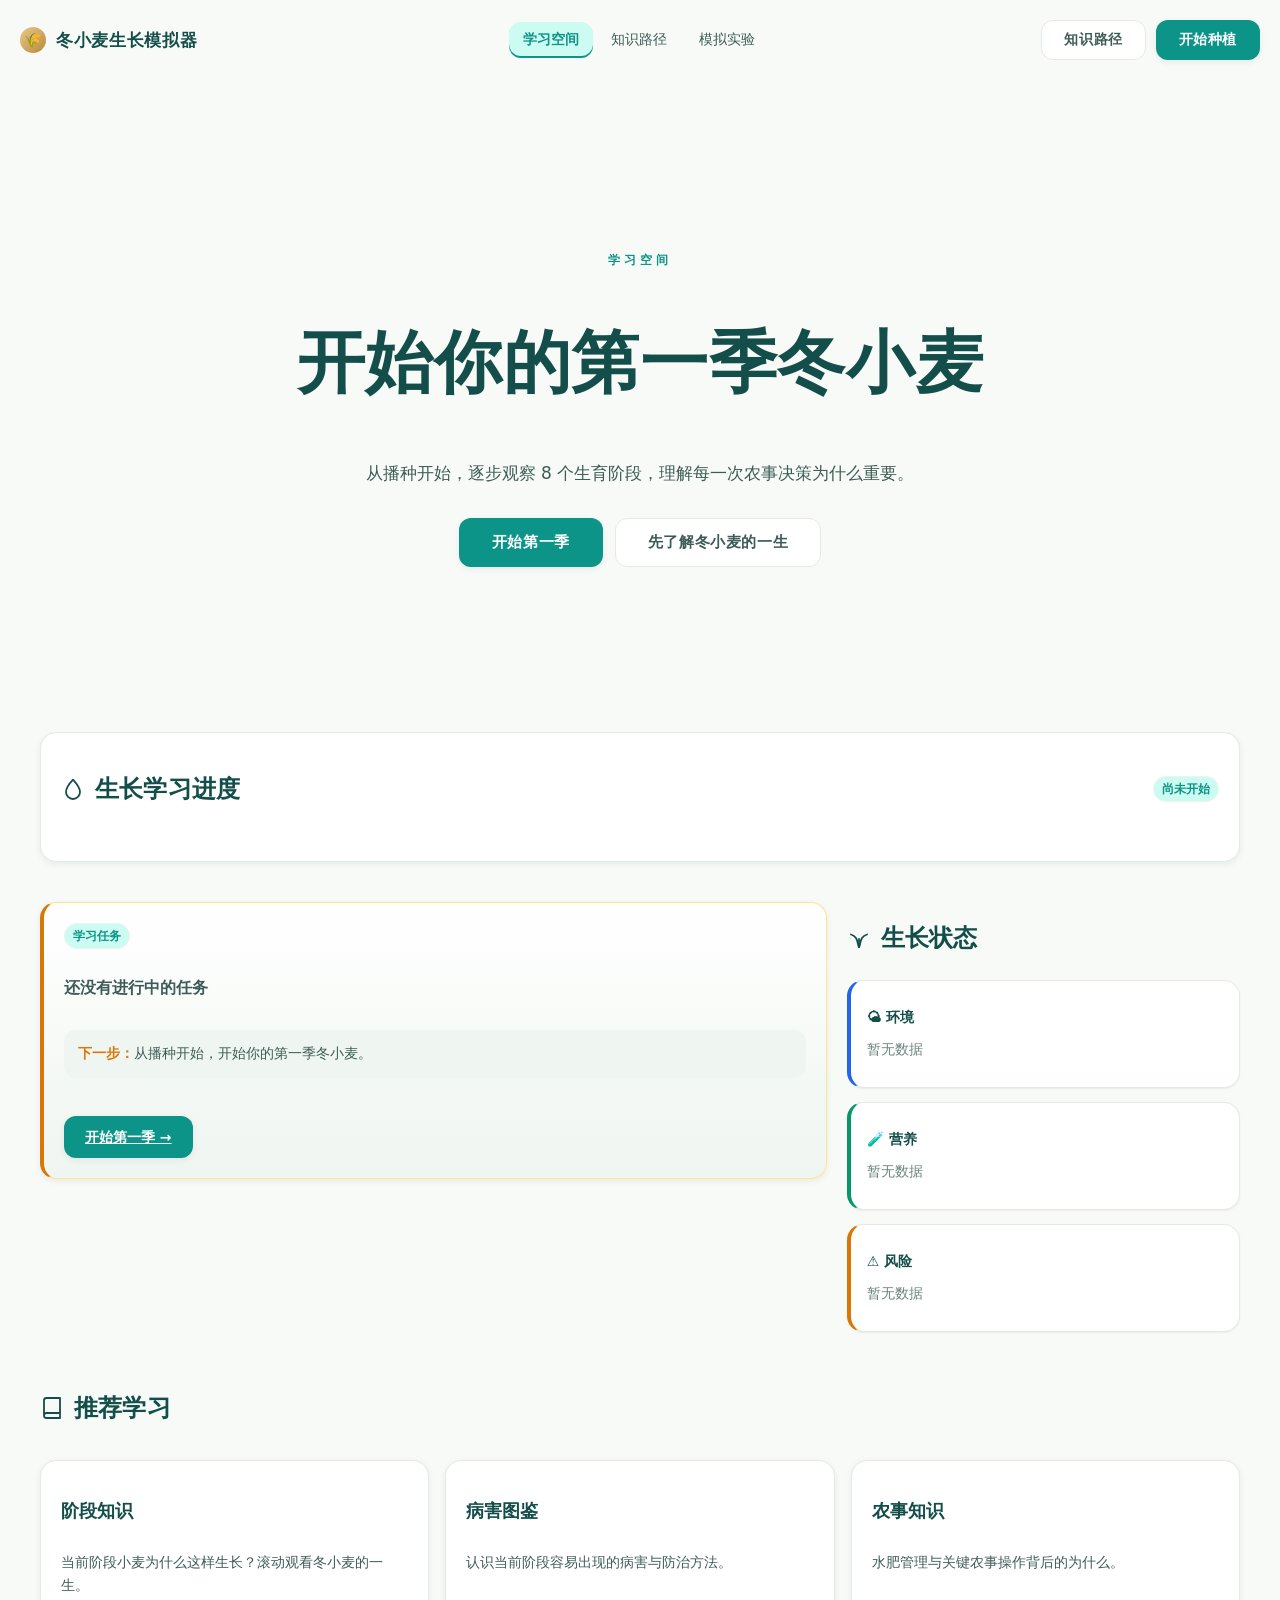
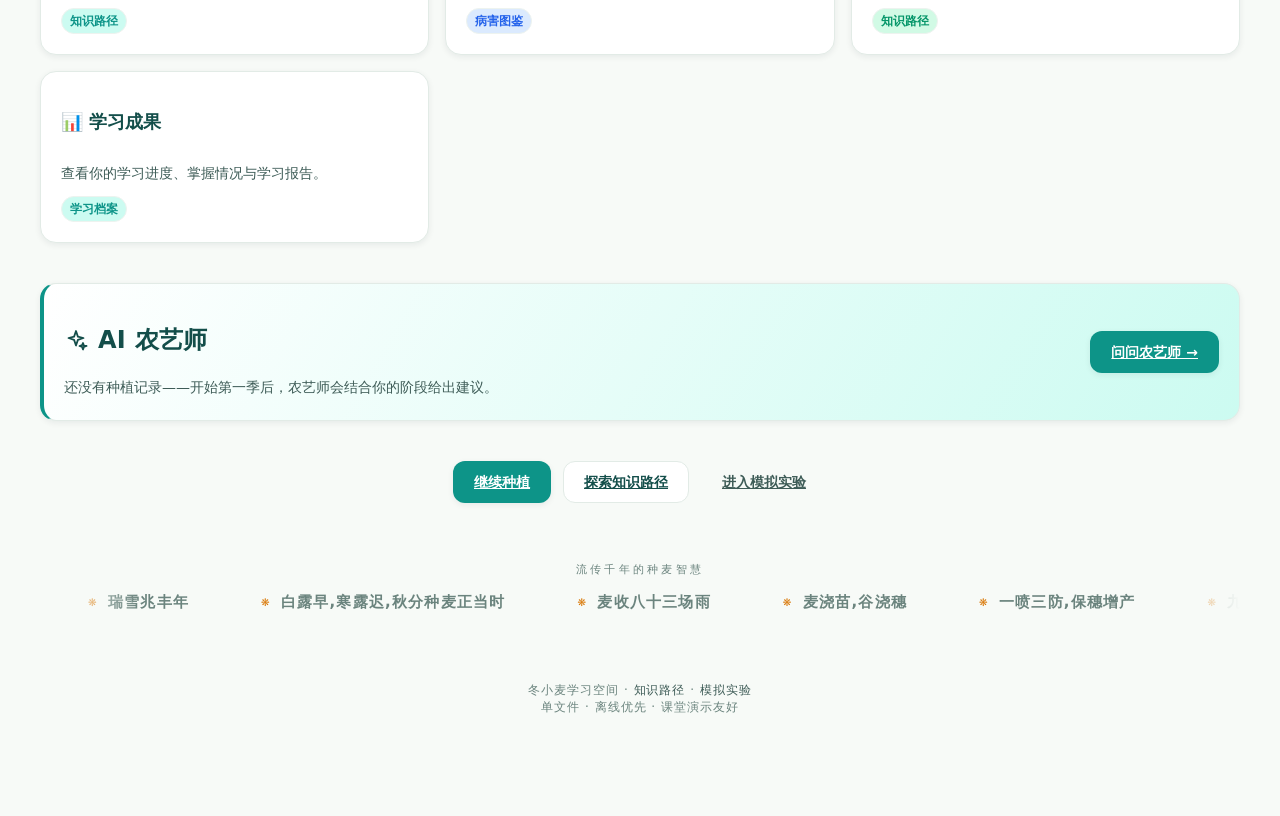
<file: index.html>
<!DOCTYPE html>
<html lang="zh-CN">
<head>
<meta charset="UTF-8">
<meta name="viewport" content="width=device-width, initial-scale=1.0">
<meta name="darkreader-lock">
<title>冬小麦学习空间 · 田园物语</title>
<style>
:root {
  --bg: #0e100c;
  --fg: #f5f0e0;
  --accent: #f2d98a;
  --accent-deep: #d9b84b;
  --dim: rgba(245, 240, 224, .6);
}

/* ============================================================
   [P2·DS] Design Token 基座 —— 跨页同源视觉 DNA（PHASE 3 · STEP 1）
   - 三页共享同一套 --ds-* 令牌；页面主题经 <html data-theme="dark"> 切换
   - 旧变量保留原值；值一致者经兼容层映射到 --ds-*（不改变现有表现）
   ============================================================ */
:root{
  /* —— Color · 麦苗绿 —— */
  --ds-green-50:#F0FDF9; --ds-green-100:#CCFBF1; --ds-green-200:#99F6E4; --ds-green-300:#5EEAD4;
  --ds-green-400:#2DD4BF; --ds-green-500:#14B8A6; --ds-green-600:#0D9488; --ds-green-700:#0F766E;
  --ds-green-800:#115E59; --ds-green-900:#134E4A;
  /* —— Color · 小麦金 —— */
  --ds-gold-50:#FFFBEB; --ds-gold-100:#FEF3C7; --ds-gold-200:#FDE68A; --ds-gold-300:#FCD34D;
  --ds-gold-400:#FBBF24; --ds-gold-500:#F59E0B; --ds-gold-600:#D97706; --ds-gold-700:#B45309;
  /* —— Color · 中性 —— */
  --ds-neutral-0:#FFFFFF; --ds-neutral-50:#F9FAFB; --ds-neutral-100:#F3F4F6; --ds-neutral-200:#E5E7EB;
  --ds-neutral-300:#D1D5DB; --ds-neutral-400:#9CA3AF; --ds-neutral-500:#6B7280; --ds-neutral-600:#4B5563;
  --ds-neutral-700:#374151; --ds-neutral-800:#1F2937; --ds-neutral-900:#111827; --ds-neutral-950:#030712;
  /* —— Semantic —— */
  --ds-success:#059669; --ds-success-soft:#D1FAE5;
  --ds-warning:#D97706; --ds-warning-soft:#FEF3C7;
  --ds-danger:#DC2626; --ds-danger-soft:#FEE2E2;
  --ds-info:#2563EB; --ds-info-soft:#DBEAFE;
  /* —— Theme · Light（默认） —— */
  --ds-bg:#F7FAF7; --ds-bg-elevated:#FFFFFF; --ds-bg-surface:#FFFFFF; --ds-bg-muted:#EFF5F0;
  --ds-text:#134E4A; --ds-text-secondary:#3E5C57; --ds-text-muted:#6B847E; --ds-text-inverse:#FFFFFF;
  --ds-border:#E2EBE6; --ds-border-subtle:#EDF3EF;
  --ds-primary:#0D9488; --ds-primary-hover:#0F766E; --ds-primary-soft:#CCFBF1;
  --ds-accent:#D97706; --ds-accent-soft:#FEF3C7;
  /* —— Radius —— */
  --ds-radius-xs:6px; --ds-radius-sm:8px; --ds-radius-md:12px; --ds-radius-lg:16px; --ds-radius-xl:24px; --ds-radius-full:9999px;
  /* —— Shadow · Light —— */
  --ds-shadow-xs:0 1px 2px rgba(15,23,42,.06);
  --ds-shadow-sm:0 2px 6px rgba(15,23,42,.07);
  --ds-shadow-md:0 6px 16px rgba(15,23,42,.09);
  --ds-shadow-lg:0 14px 34px rgba(15,23,42,.12);
  --ds-shadow-xl:0 24px 60px rgba(15,23,42,.16);
  /* —— Spacing（4px 基础） —— */
  --ds-space-1:4px; --ds-space-2:8px; --ds-space-3:12px; --ds-space-4:16px; --ds-space-5:20px;
  --ds-space-6:24px; --ds-space-8:32px; --ds-space-10:40px; --ds-space-12:48px; --ds-space-16:64px;
  --ds-space-20:80px; --ds-space-24:96px;
  /* —— Layout —— */
  --ds-content-max:1440px; --ds-content-reading:720px; --ds-gutter:24px; --ds-section-gap:64px;
  /* —— Typography（Step 2 迁移；此处仅建令牌） —— */
  --ds-font-sans:'PingFang SC','Microsoft YaHei','Noto Sans SC',system-ui,-apple-system,sans-serif;
  --ds-font-display:'PingFang SC','Microsoft YaHei','Noto Sans SC',system-ui,sans-serif;
  --ds-font-mono:'SF Mono',ui-monospace,Consolas,monospace;
  --ds-font-number:'PingFang SC','Microsoft YaHei',system-ui,sans-serif;
  /* —— Motion —— */
  --ds-duration-fast:150ms; --ds-duration-normal:220ms; --ds-duration-slow:300ms;
  --ds-ease-standard:cubic-bezier(.4,0,.2,1); --ds-ease-emphasized:cubic-bezier(.2,.8,.2,1);
  /* —— Z-index —— */
  --ds-z-base:0; --ds-z-content:1; --ds-z-sticky:100; --ds-z-dropdown:300; --ds-z-overlay:400;
  --ds-z-modal:500; --ds-z-toast:600; --ds-z-pet:2147483000;
  /* —— Typography Scale（STEP 2） —— */
  --ds-text-xs:12px; --ds-text-sm:14px; --ds-text-md:16px; --ds-text-lg:18px; --ds-text-xl:20px;
  --ds-text-2xl:24px; --ds-text-3xl:30px; --ds-text-4xl:36px; --ds-text-5xl:48px;
  --ds-leading-tight:1.2; --ds-leading-snug:1.4; --ds-leading-normal:1.55; --ds-leading-relaxed:1.75;
  --ds-weight-regular:400; --ds-weight-medium:500; --ds-weight-semibold:600; --ds-weight-bold:700;
  /* —— Modal（STEP 4） —— */
  --ds-modal-s:440px; --ds-modal-m:480px; --ds-modal-l:720px; --ds-modal-xl:1060px; --ds-modal-full:96vw;
  --ds-shadow-modal:0 24px 70px rgba(15,23,42,.22);
}
/* —— Theme · Dark（JOURNEY / 暗色区域；<html data-theme="dark"> 启用） —— */
[data-theme="dark"]{
  --ds-bg:#0E100C; --ds-bg-elevated:#171A15; --ds-bg-surface:#1B1F19; --ds-bg-muted:#232821;
  --ds-text:#F5F0E0; --ds-text-secondary:#C9C4B2; --ds-text-muted:rgba(245,240,224,.55); --ds-text-inverse:#0E100C;
  --ds-border:rgba(245,240,224,.14); --ds-border-subtle:rgba(245,240,224,.08);
  --ds-primary:#34D399; --ds-primary-hover:#10B981; --ds-primary-soft:rgba(52,211,153,.15);
  --ds-accent:#F2D98A; --ds-accent-soft:rgba(242,217,138,.16);
  --ds-shadow-xs:0 1px 2px rgba(0,0,0,.4);
  --ds-shadow-sm:0 2px 6px rgba(0,0,0,.42);
  --ds-shadow-md:0 6px 16px rgba(0,0,0,.45);
  --ds-shadow-lg:0 14px 34px rgba(0,0,0,.5);
  --ds-shadow-xl:0 24px 60px rgba(0,0,0,.55);
  --ds-shadow-modal:0 24px 70px rgba(0,0,0,.55);
}

/* —— Typography 语义层级（STEP 2；新增工具类，旧组件渐进迁移用） —— */
.ds-display{font-family:var(--ds-font-display);font-size:var(--ds-text-5xl);line-height:var(--ds-leading-tight);font-weight:var(--ds-weight-bold);letter-spacing:.01em}
.ds-title-xl{font-family:var(--ds-font-display);font-size:var(--ds-text-3xl);line-height:var(--ds-leading-tight);font-weight:var(--ds-weight-bold)}
.ds-title-lg{font-family:var(--ds-font-display);font-size:var(--ds-text-2xl);line-height:var(--ds-leading-snug);font-weight:var(--ds-weight-semibold)}
.ds-title-md{font-family:var(--ds-font-display);font-size:var(--ds-text-xl);line-height:var(--ds-leading-snug);font-weight:var(--ds-weight-semibold)}
.ds-body-lg{font-size:var(--ds-text-lg);line-height:var(--ds-leading-relaxed)}
.ds-body{font-size:var(--ds-text-md);line-height:var(--ds-leading-normal)}
.ds-body-sm{font-size:var(--ds-text-sm);line-height:var(--ds-leading-normal)}
.ds-caption{font-size:var(--ds-text-xs);line-height:var(--ds-leading-snug);color:var(--ds-text-muted)}
.ds-label{font-size:var(--ds-text-xs);line-height:1.2;font-weight:var(--ds-weight-semibold);letter-spacing:.06em}
.ds-num{font-family:var(--ds-font-number);font-variant-numeric:tabular-nums}

/* ============================================================
   [P2·DS] Component Foundation（STEP 3）—— Button / Card / Badge / Progress / Icon
   纯新增基座：旧类一律不动（兼容层仅语义别名），后续 Step 渐进接入
   ============================================================ */
/* —— Button —— */
.ds-btn{
  display:inline-flex;align-items:center;justify-content:center;gap:var(--ds-space-2);
  font-family:var(--ds-font-sans);font-size:var(--ds-text-sm);font-weight:var(--ds-weight-semibold);
  line-height:1;height:40px;padding:0 var(--ds-space-5);
  border-radius:var(--ds-radius-md);border:1px solid transparent;cursor:pointer;
  transition:background var(--ds-duration-fast) var(--ds-ease-standard),border-color var(--ds-duration-fast) var(--ds-ease-standard),color var(--ds-duration-fast) var(--ds-ease-standard),box-shadow var(--ds-duration-fast) var(--ds-ease-standard),transform var(--ds-duration-fast) var(--ds-ease-standard);
  white-space:nowrap;user-select:none;
}
.ds-btn:focus-visible{outline:2px solid var(--ds-primary);outline-offset:2px}
.ds-btn:disabled{opacity:.55;cursor:not-allowed;pointer-events:none}
.ds-btn-primary{background:var(--ds-primary);color:var(--ds-text-inverse);box-shadow:var(--ds-shadow-sm)}
.ds-btn-primary:hover{background:var(--ds-primary-hover)}
.ds-btn-primary:active{transform:translateY(1px)}
.ds-btn-secondary{background:var(--ds-bg-surface);color:var(--ds-text);border-color:var(--ds-border)}
.ds-btn-secondary:hover{border-color:var(--ds-primary);color:var(--ds-primary)}
.ds-btn-ghost{background:transparent;color:var(--ds-text-secondary)}
.ds-btn-ghost:hover{background:var(--ds-bg-muted);color:var(--ds-text)}
.ds-btn-danger{background:var(--ds-danger);color:var(--ds-neutral-0)}
.ds-btn-danger:hover{filter:brightness(.95)}
.ds-btn-sm{height:32px;padding:0 var(--ds-space-3);font-size:var(--ds-text-xs)}
.ds-btn-lg{height:48px;padding:0 var(--ds-space-6);font-size:var(--ds-text-md)}
.ds-btn-icon{width:40px;height:40px;padding:0;border-radius:var(--ds-radius-md)}
.ds-btn .ds-icon{width:18px;height:18px}
/* —— Card —— */
.ds-card{
  background:var(--ds-bg-surface);border:1px solid var(--ds-border);border-radius:var(--ds-radius-lg);
  box-shadow:var(--ds-shadow-sm);padding:var(--ds-space-5);
}
.ds-card-teaching{background:var(--ds-primary-soft);border-color:var(--ds-primary);border-left-width:4px;border-left-color:var(--ds-primary)}
.ds-card-status{border-left-width:4px;border-left-color:var(--ds-info)}
.ds-card-mission{background:linear-gradient(180deg,var(--ds-bg-surface),var(--ds-bg-muted));border-color:var(--ds-gold-200);border-left-width:4px;border-left-color:var(--ds-gold-600)}
.ds-card-interactive{transition:box-shadow var(--ds-duration-normal) var(--ds-ease-standard),transform var(--ds-duration-normal) var(--ds-ease-standard)}
.ds-card-interactive:hover{box-shadow:var(--ds-shadow-md);transform:translateY(-2px)}
/* —— Badge —— */
.ds-badge{
  display:inline-flex;align-items:center;gap:var(--ds-space-1);height:24px;padding:0 var(--ds-space-2);
  border-radius:var(--ds-radius-full);font-size:var(--ds-text-xs);font-weight:var(--ds-weight-semibold);
  line-height:1;white-space:nowrap;background:var(--ds-bg-muted);color:var(--ds-text-secondary);
  border:1px solid var(--ds-border-subtle);
}
.ds-badge-stage{background:var(--ds-primary-soft);color:var(--ds-primary)}
.ds-badge-success{background:var(--ds-success-soft);color:var(--ds-success)}
.ds-badge-warning{background:var(--ds-warning-soft);color:var(--ds-warning)}
.ds-badge-danger{background:var(--ds-danger-soft);color:var(--ds-danger)}
.ds-badge-info{background:var(--ds-info-soft);color:var(--ds-info)}
.ds-badge-muted{background:var(--ds-bg-muted);color:var(--ds-text-muted)}
.ds-badge-locked{background:var(--ds-bg-muted);color:var(--ds-text-muted);opacity:.6}
/* —— Progress · numeric —— */
.ds-progress{display:flex;flex-direction:column;gap:var(--ds-space-1);width:100%}
.ds-progress-label{display:flex;justify-content:space-between;font-size:var(--ds-text-xs);color:var(--ds-text-secondary)}
.ds-progress-track{height:8px;border-radius:var(--ds-radius-full);background:var(--ds-bg-muted);overflow:hidden}
.ds-progress-fill{height:100%;border-radius:var(--ds-radius-full);background:var(--ds-primary);transition:width var(--ds-duration-normal) var(--ds-ease-standard)}
/* —— Progress · stage —— */
.ds-stage-progress{display:flex;align-items:center;gap:var(--ds-space-1)}
.ds-stage-progress .ds-stage-node{flex:1;display:flex;flex-direction:column;align-items:center;gap:var(--ds-space-1);font-size:var(--ds-text-xs);color:var(--ds-text-muted);text-align:center}
.ds-stage-progress .ds-stage-dot{width:12px;height:12px;border-radius: var(--ds-radius-full);background:var(--ds-bg-muted);border:2px solid var(--ds-border);transition:all var(--ds-duration-normal) var(--ds-ease-standard)}
.ds-stage-progress .ds-stage-node.is-complete .ds-stage-dot{background:var(--ds-success);border-color:var(--ds-success)}
.ds-stage-progress .ds-stage-node.is-complete{color:var(--ds-text-secondary)}
.ds-stage-progress .ds-stage-node.is-current .ds-stage-dot{background:var(--ds-primary);border-color:var(--ds-primary);box-shadow:0 0 0 4px var(--ds-primary-soft)}
.ds-stage-progress .ds-stage-node.is-current{color:var(--ds-primary);font-weight:var(--ds-weight-semibold)}
.ds-stage-progress .ds-stage-node.is-locked .ds-stage-dot{background:var(--ds-bg-muted);opacity:.5}
.ds-stage-progress .ds-stage-node.is-upcoming .ds-stage-dot{border-style:dashed}
/* —— Icon —— */
.ds-icon{width:24px;height:24px;fill:none;stroke:currentColor;stroke-width:1.8;stroke-linecap:round;stroke-linejoin:round;flex-shrink:0;vertical-align:middle}
.ds-icon-sm{width:16px;height:16px;stroke-width:1.8}
.ds-icon-md{width:20px;height:20px}
.ds-icon-lg{width:28px;height:28px}

/* —— Modal Foundation（STEP 4；基座类，业务 DOM/事件不动） —— */
.ds-modal-overlay{position:fixed;inset:0;background:rgba(19,78,74,.5);backdrop-filter:blur(5px);display:none;align-items:center;justify-content:center;z-index:var(--ds-z-overlay);padding:var(--ds-space-5)}
.ds-modal-overlay.show{display:flex}
.ds-modal{background:var(--ds-bg-surface);border-radius:var(--ds-radius-lg);padding:var(--ds-space-6);max-width:var(--ds-modal-m);width:100%;box-shadow:var(--ds-shadow-modal);text-align:center;max-height:88vh;overflow-y:auto;border:1px solid var(--ds-border)}
.ds-modal-s{max-width:var(--ds-modal-s)}
.ds-modal-m{max-width:var(--ds-modal-m)}
.ds-modal-l{max-width:var(--ds-modal-l)}
.ds-modal-xl{max-width:var(--ds-modal-xl)}
.ds-modal-full{max-width:var(--ds-modal-full);width:96vw}
.ds-modal-header{display:flex;align-items:flex-start;justify-content:space-between;gap:var(--ds-space-3);margin-bottom:var(--ds-space-2)}
.ds-modal-title{font-family:var(--ds-font-display);font-size:var(--ds-text-xl);font-weight:var(--ds-weight-bold);line-height:var(--ds-leading-tight)}
.ds-modal-subtitle{font-size:var(--ds-text-sm);color:var(--ds-text-muted);margin-top:2px}
.ds-modal-body{line-height:var(--ds-leading-normal)}
.ds-modal-footer{display:flex;justify-content:center;gap:var(--ds-space-2);margin-top:var(--ds-space-4);flex-wrap:wrap}
.ds-modal-close{width:34px;height:34px;border-radius:var(--ds-radius-sm);background:var(--ds-bg-muted);color:var(--ds-text-secondary);display:inline-flex;align-items:center;justify-content:center;font-size:1rem;cursor:pointer;border:1px solid var(--ds-border-subtle);transition:background var(--ds-duration-fast) var(--ds-ease-standard),color var(--ds-duration-fast) var(--ds-ease-standard)}
.ds-modal-close:hover{background:var(--ds-primary-soft);color:var(--ds-primary)}
.ds-modal-close:focus-visible{outline:2px solid var(--ds-primary);outline-offset:2px}
@media (max-width:640px){.ds-modal{max-width:calc(100vw - 24px)}}

/* —— Header（STEP 5） —— */
.ds-header-nav{display:flex;align-items:center;gap:var(--ds-space-1);margin:0 auto}
.ds-header-nav a{display:inline-flex;align-items:center;height:36px;padding:0 var(--ds-space-3);border-radius:var(--ds-radius-md);font-family:var(--ds-font-sans);font-size:var(--ds-text-sm);font-weight:var(--ds-weight-medium);color:var(--ds-text-secondary);text-decoration:none;white-space:nowrap;transition:color var(--ds-duration-fast) var(--ds-ease-standard),background var(--ds-duration-fast) var(--ds-ease-standard)}
.ds-header-nav a:hover{color:var(--ds-text);background:var(--ds-bg-muted)}
.ds-header-nav a.is-active{color:var(--ds-primary);background:var(--ds-primary-soft);font-weight:var(--ds-weight-semibold);box-shadow:inset 0 -2px 0 var(--ds-primary)}
.ds-brand{display:flex;align-items:center;gap:var(--ds-space-2);font-family:var(--ds-font-display);font-size:var(--ds-text-lg);font-weight:var(--ds-weight-bold);color:var(--ds-text);text-decoration:none;letter-spacing:.02em;white-space:nowrap}
@media (max-width:720px){.ds-header-nav{display:none}}
/* ============ [P2·STEP6] Home 学习空间页面样式（Light） ============ */
body{background:var(--ds-bg);color:var(--ds-text);font-family:var(--ds-font-sans);-webkit-font-smoothing:antialiased;overflow-x:hidden}
a{color:inherit}
/* Header（STEP 5 结构，亮色） */
header{position:fixed;top:0;left:0;right:0;z-index:50;padding-top:8px}
.nav{margin:0 auto;max-width:80rem;border-radius:var(--ds-radius-xl);padding:12px 20px;display:flex;align-items:center;justify-content:space-between;gap:20px;transition:background .3s ease,box-shadow .3s ease,backdrop-filter .3s ease}
.nav.scrolled{background:color-mix(in srgb,var(--ds-bg-surface) 84%,transparent);backdrop-filter:blur(18px);-webkit-backdrop-filter:blur(18px);box-shadow:var(--ds-shadow-md)}
.logo{display:flex;align-items:center;gap:10px;text-decoration:none;font-family:var(--ds-font-display);font-weight:800;letter-spacing:.04em;font-size:17px;color:var(--ds-text);white-space:nowrap}
.logo .seed{width:26px;height:26px;border-radius: var(--ds-radius-full);background:linear-gradient(135deg,#E8C98A,#B98A3A);display:flex;align-items:center;justify-content:center;font-size:14px}
.menu{display:none;align-items:center;gap:4px;list-style:none;font-size:14px;margin:0 auto}
.menu a{display:inline-flex;align-items:center;height:36px;padding:0 14px;border-radius:var(--ds-radius-md);text-decoration:none;color:var(--ds-text-secondary);transition:color .15s,background .15s;font-weight:500}
.menu a:hover{color:var(--ds-text);background:var(--ds-bg-muted)}
.menu a.is-active{color:var(--ds-primary);background:var(--ds-primary-soft);font-weight:600;box-shadow:inset 0 -2px 0 var(--ds-primary)}
.nav-actions{display:none;align-items:center;gap:10px}
.btn{display:inline-flex;align-items:center;justify-content:center;gap:8px;padding:10px 22px;border-radius:var(--ds-radius-md);font-size:14px;font-weight:700;letter-spacing:.04em;text-decoration:none;cursor:pointer;border:1px solid transparent;transition:transform .15s ease,box-shadow .15s ease,background .15s ease,color .15s ease}
.btn:hover{transform:translateY(-1px)}
.btn-primary{background:var(--ds-primary);color:#fff;box-shadow:var(--ds-shadow-sm)}
.btn-primary:hover{background:var(--ds-primary-hover)}
.btn-ghost{border-color:var(--ds-border);color:var(--ds-text-secondary);background:var(--ds-bg-surface)}
.btn-ghost:hover{background:var(--ds-bg-muted);color:var(--ds-text)}
.burger{display:block;background:none;border:none;cursor:pointer;color:var(--ds-text-secondary);padding:8px}
.burger svg{display:block}
.mobile-menu{display:none;position:fixed;top:72px;left:16px;right:16px;z-index:49;background:var(--ds-bg-surface);backdrop-filter:blur(20px);border:1px solid var(--ds-border);border-radius:var(--ds-radius-lg);padding:12px 8px;box-shadow:var(--ds-shadow-lg)}
.mobile-menu.open{display:block}
.mobile-menu a{display:block;padding:13px 20px;border-radius:var(--ds-radius-md);text-decoration:none;color:var(--ds-text-secondary);font-size:15px}
.mobile-menu a:hover{background:var(--ds-bg-muted);color:var(--ds-text)}
.mobile-menu a.is-active{color:var(--ds-primary);background:var(--ds-primary-soft);font-weight:600}
.mobile-menu .btn{margin:8px 14px 6px;width:calc(100% - 28px)}
/* Hero（学习空间第一视觉层） */
.hero{position:relative;min-height:74vh;display:flex;align-items:center;justify-content:center;overflow:hidden;margin-top:66px;border-radius:0 0 var(--ds-radius-xl) var(--ds-radius-xl)}
.hero-video-wrap{position:absolute;inset:0}
.hero-video-wrap video{width:100%;height:100%;object-fit:cover;opacity:.38}
.hero-shade{position:absolute;inset:0;background:linear-gradient(to bottom,rgba(247,250,247,.9) 0%,rgba(247,250,247,.6) 46%,rgba(247,250,247,.97) 100%)}
.hero-stage-visual{position:absolute;right:5%;bottom:0;width:min(300px,30vw);pointer-events:none;opacity:.95;filter:drop-shadow(0 18px 30px rgba(15,23,42,.18))}
.hero-content{position:relative;z-index:2;text-align:center;padding:8vh 6vw 7vh;max-width:66rem;width:100%}
.hero-eyebrow{font-size:12px;letter-spacing:.34em;color:var(--ds-primary);font-weight:600;margin-bottom:18px}
.hero-badge-row{display:flex;justify-content:center;gap:8px;margin-bottom:16px;flex-wrap:wrap}
.hero-stage-name{font-family:var(--ds-font-display);font-size:clamp(38px,5.6vw,68px);font-weight:800;line-height:1.12;color:var(--ds-text);letter-spacing:.01em}
.hero-meta{display:flex;justify-content:center;gap:8px;margin-top:14px;flex-wrap:wrap}
.hero-progress{max-width:420px;margin:14px auto 0}
.hero-desc{margin:16px auto 0;max-width:36rem;font-size:clamp(14px,1.6vw,17px);line-height:1.8;color:var(--ds-text-secondary)}
.hero-cta{margin-top:30px;display:flex;flex-direction:column;align-items:center;gap:12px}
.hero-cta .btn{font-size:15px;padding:14px 32px}
.hero-note{margin-top:26px;font-size:12px;letter-spacing:.12em;color:var(--ds-text-muted)}
/* Hub sections */
.hub{max-width:1200px;margin:0 auto;padding:0 24px 52px;display:flex;flex-direction:column;gap:40px}
.section-head{display:flex;align-items:center;justify-content:space-between;gap:12px;margin-bottom:16px;flex-wrap:wrap}
.section-title{font-family:var(--ds-font-display);font-size:var(--ds-text-2xl);font-weight:700;color:var(--ds-text);display:flex;align-items:center;gap:10px;letter-spacing:.01em}
.hub-progress{gap:2px}
.hub-progress .ds-stage-node{position:relative}
.hub-progress .ds-stage-node:not(:first-child)::before{content:"";position:absolute;top:6px;right:50%;width:100%;height:2px;background:var(--ds-border);z-index:0}
.hub-progress .ds-stage-node .ds-stage-dot{position:relative;z-index:1;background:var(--ds-bg-surface)}
.hub-grid{display:grid;grid-template-columns:2fr 1fr;gap:20px;align-items:start}
/* Mission */
#missionSec{display:flex;flex-direction:column;gap:10px}
.mission-title{font-family:var(--ds-font-display);font-size:var(--ds-text-xl);font-weight:700;color:var(--ds-text);display:flex;align-items:center;gap:10px}
.mission-label{color:var(--ds-text-secondary);font-size:var(--ds-text-md);line-height:1.6;font-weight:600}
.mission-why{margin-top:4px;color:var(--ds-text-secondary);font-size:var(--ds-text-sm);line-height:1.7;padding:12px 14px;border-radius:var(--ds-radius-md);background:var(--ds-bg-muted)}
.mission-why b{color:var(--ds-accent)}
.mission-cta{margin-top:14px;display:flex;align-items:center;gap:12px;flex-wrap:wrap}
/* Status */
#statusSec{display:flex;flex-direction:column;gap:14px}
.status-group{background:var(--ds-bg-surface);border:1px solid var(--ds-border);border-left:4px solid var(--ds-info);border-radius:var(--ds-radius-lg);padding:14px 16px;box-shadow:var(--ds-shadow-xs)}
.status-group h3{font-size:var(--ds-text-sm);font-weight:700;color:var(--ds-text);display:flex;align-items:center;gap:8px;margin-bottom:6px}
.status-group.env{border-left-color:var(--ds-info)}
.status-group.nut{border-left-color:var(--ds-success)}
.status-group.risk{border-left-color:var(--ds-warning)}
.status-row{display:flex;justify-content:space-between;align-items:center;font-size:var(--ds-text-sm);padding:5px 0;border-bottom:1px dashed var(--ds-border-subtle)}
.status-row:last-child{border-bottom:none}
.status-row .k{color:var(--ds-text-secondary)}
.status-row .v{font-weight:600;color:var(--ds-text)}
.status-row .sem{font-size:var(--ds-text-xs);color:var(--ds-text-muted);margin-left:8px;font-weight:400}
/* Recommended */
.reco-grid{display:grid;grid-template-columns:repeat(3,1fr);gap:16px}
.reco{display:flex;flex-direction:column;gap:10px;text-decoration:none;align-items:flex-start}
.reco h3{font-family:var(--ds-font-display);font-size:var(--ds-text-lg);font-weight:700;color:var(--ds-text)}
.reco p{font-size:var(--ds-text-sm);color:var(--ds-text-secondary);line-height:1.7;margin:0}
.reco .ds-badge{margin-top:auto}
/* AI entry */
.ai-entry{display:flex;align-items:center;justify-content:space-between;gap:20px;flex-wrap:wrap;background:linear-gradient(120deg,var(--ds-bg-surface),var(--ds-primary-soft));border-left:4px solid var(--ds-primary)}
.ai-entry p{margin:8px 0 0;color:var(--ds-text-secondary);font-size:var(--ds-text-sm);line-height:1.7;max-width:34rem}
/* Quick nav */
.quick-nav{display:flex;gap:12px;justify-content:center;flex-wrap:wrap}
/* Proverbs（文化点缀，弱化） */
.proverbs{padding:8px 0 4px}
.proverbs-label{text-align:center;font-size:11px;letter-spacing:.3em;color:var(--ds-text-muted);margin-bottom:16px}
.slider-wrap{position:relative;overflow:hidden}
.slider{display:flex;gap:72px;width:max-content;padding:0 48px;animation:slide 46s linear infinite}
.slider:hover{animation-play-state:paused}
.slider span{font-size:15px;font-weight:600;letter-spacing:.08em;color:var(--ds-text-muted);white-space:nowrap;display:flex;align-items:center;gap:10px}
.slider span::before{content:"❋";color:var(--ds-accent);font-size:.7em}
@keyframes slide{from{transform:translateX(0)}to{transform:translateX(-50%)}}
.fade-l,.fade-r{position:absolute;top:0;bottom:0;width:100px;z-index:2;pointer-events:none}
.fade-l{left:0;background:linear-gradient(to right,var(--ds-bg),transparent)}
.fade-r{right:0;background:linear-gradient(to left,var(--ds-bg),transparent)}
/* Footer */
footer{text-align:center;padding:26px 20px 40px;font-size:12px;color:var(--ds-text-muted);letter-spacing:.08em}
footer a{color:var(--ds-text-secondary);text-decoration:none}
footer a:hover{color:var(--ds-primary)}
/* Responsive */
@media (min-width:900px){.menu{display:flex}.nav-actions{display:flex}.burger{display:none}.hero-cta{flex-direction:row;justify-content:center}}
@media (max-width:900px){.hub-grid{grid-template-columns:1fr}.reco-grid{grid-template-columns:1fr 1fr}}
@media (max-width:640px){.reco-grid{grid-template-columns:1fr}.hero-stage-visual{display:none}.hub{padding:0 16px 40px}.hero{min-height:70vh}}
@media (prefers-reduced-motion:reduce){.slider{animation:none}}

/* [P2·STEP7.4] 全局键盘焦点环（仅键盘触发；不覆盖既有更具体规则） */
:focus-visible{outline:2px solid var(--ds-primary);outline-offset:2px}
button:disabled,input:disabled,select:disabled,textarea:disabled{cursor:not-allowed}
</style>
</head>
<body>
<header>
  <nav class="nav" id="nav">
    <a class="logo" href="home.html"><span class="seed">🌾</span>冬小麦生长模拟器</a>
    <ul class="menu">
      <li><a href="home.html" class="is-active">学习空间</a></li>
      <li><a href="journey.html">知识路径</a></li>
      <li><a href="index-v2.html">模拟实验</a></li>
    </ul>
    <div class="nav-actions">
      <a class="btn btn-ghost" href="journey.html">知识路径</a>
      <a class="btn btn-primary" href="index-v2.html?from=home">开始种植</a>
    </div>
    <button class="burger" id="burger" aria-label="打开菜单">
      <svg width="24" height="24" viewBox="0 0 24 24" fill="none" stroke="currentColor" stroke-width="2" stroke-linecap="round"><path d="M4 7h16M4 12h16M4 17h16"/></svg>
    </button>
  </nav>
</header>
<div class="mobile-menu" id="mobileMenu">
  <a href="home.html" class="is-active">🌱 学习空间</a>
  <a href="journey.html">📖 知识路径</a>
  <a href="index-v2.html">🌾 模拟实验</a>
  <a class="btn btn-primary" href="index-v2.html?from=home">开始种植 →</a>
</div>

<main>
  <!-- 学习空间 Hero：当前生长状态为第一视觉层 -->
  <section class="hero">
    <div class="hero-video-wrap">
      <video autoplay loop muted playsinline id="heroVideo" preload="metadata" poster="assets/wheat-hero-poster.webp"></video>
    </div>
    <div class="hero-shade"></div>
    <img class="hero-stage-visual" id="heroStageImg" alt="当前阶段" draggable="false">
    <div class="hero-content" id="heroContent"><!-- 由 getHomeSnapshot() 只读渲染 --></div>
  </section>
  <div class="hub">
    <!-- 学习进度 -->
    <section class="ds-card" id="progressSec">
      <div class="section-head">
        <h2 class="section-title"><svg class="ds-icon" viewBox="0 0 24 24"><path d="M12 2.7S5 10.3 5 15a7 7 0 0 0 14 0c0-4.7-7-12.3-7-12.3z"/></svg>生长学习进度</h2>
        <span class="ds-badge ds-badge-stage" id="progressBadge">第 1 / 8 阶段</span>
      </div>
      <div class="ds-stage-progress hub-progress" id="stageProgress"></div>
    </section>
    <div class="hub-grid">
      <!-- 今日任务 -->
      <section class="ds-card ds-card-mission" id="missionSec"></section>
      <!-- 生长状态 -->
      <section id="statusSec">
        <h2 class="section-title" style="margin-bottom:12px"><svg class="ds-icon" viewBox="0 0 24 24"><path d="M12 21c-1 0-1-6-3-9-1.5-2.2-3-3-5-3.5"/><path d="M12 21c1 0 1-6 3-9 1.5-2.2 3-3 5-3.5"/><path d="M12 21v-8"/></svg>生长状态</h2>
        <div class="status-group env" id="envGroup"></div>
        <div class="status-group nut" id="nutGroup"></div>
        <div class="status-group risk" id="riskGroup"></div>
      </section>
    </div>
    <!-- 推荐学习 -->
    <section id="recommendSec">
      <div class="section-head"><h2 class="section-title"><svg class="ds-icon" viewBox="0 0 24 24"><path d="M4 19.5A2.5 2.5 0 0 1 6.5 17H20V2H6.5A2.5 2.5 0 0 0 4 4.5v15zM4 19.5A2.5 2.5 0 0 0 6.5 22H20v-5"/></svg>推荐学习</h2></div>
      <div class="reco-grid">
        <a class="ds-card ds-card-interactive reco" href="journey.html"><h3>阶段知识</h3><p>当前阶段小麦为什么这样生长？滚动观看冬小麦的一生。</p><span class="ds-badge ds-badge-stage">知识路径</span></a>
        <a class="ds-card ds-card-interactive reco" href="index-v2.html"><h3>病害图鉴</h3><p>认识当前阶段容易出现的病害与防治方法。</p><span class="ds-badge ds-badge-info">病害图鉴</span></a>
        <a class="ds-card ds-card-interactive reco" href="journey.html"><h3>农事知识</h3><p>水肥管理与关键农事操作背后的为什么。</p><span class="ds-badge ds-badge-success">知识路径</span></a>
        <a class="ds-card ds-card-interactive reco" href="index-v2.html"><h3>📊 学习成果</h3><p>查看你的学习进度、掌握情况与学习报告。</p><span class="ds-badge ds-badge-stage">学习档案</span></a>
      </div>
    </section>
    <!-- AI 农艺师入口 -->
    <section class="ds-card ai-entry" id="aiSec">
      <div>
        <h2 class="section-title"><svg class="ds-icon" viewBox="0 0 24 24"><path d="M12 3l1.9 5.6L19.5 10l-5.6 1.9L12 17.5l-1.9-5.6L4.5 10l5.6-1.4L12 3z"/><path d="M19 15l.9 2.6L22.5 18l-2.6.9L19 21.5l-.9-2.6L15.5 18l2.6-.9L19 15z"/></svg>AI 农艺师</h2>
        <p id="aiGreeting">关于当前生长阶段、水肥管理或病害，随时可以问我。</p>
      </div>
      <a class="ds-btn ds-btn-primary" href="index-v2.html">问问农艺师 →</a>
    </section>
    <!-- 快速导航 -->
    <nav class="quick-nav">
      <a class="ds-btn ds-btn-primary" href="index-v2.html?from=home">继续种植</a>
      <a class="ds-btn ds-btn-secondary" href="journey.html">探索知识路径</a>
      <a class="ds-btn ds-btn-ghost" href="index-v2.html">进入模拟实验</a>
    </nav>
    <!-- 农谚（文化点缀） -->
    <section class="proverbs">
      <p class="proverbs-label">流传千年的种麦智慧</p>
      <div class="slider-wrap">
        <div class="slider" id="slider"></div>
        <div class="fade-l"></div>
        <div class="fade-r"></div>
      </div>
    </section>
    <footer>
      冬小麦学习空间 · <a href="journey.html">知识路径</a> · <a href="index-v2.html">模拟实验</a><br>
      单文件 · 离线优先 · 课堂演示友好
    </footer>
  </div>
</main>
<script src="assets/anime.min.js"></script>
<script>
(function () {
  'use strict';
  const A = AnimeJS;
  const reduced = matchMedia('(prefers-reduced-motion: reduce)').matches;

  /* ============ [P2·STEP6] 只读 Home 视图模型（禁止写 localStorage / 改业务状态） ============ */
  /* 阶段/任务最小只读映射（镜像 index-v2 stages 数据；单文件架构无法共享，仅映射展示） */
  const HOME_STAGES = [
    { name:"播种期", short:"播种", desc:"精选良种，适期播种。土壤墒情要好，播种深度3-5厘米。", emoji:"🌱" },
    { name:"出苗期", short:"出苗", desc:"种子吸水膨胀，胚根伸出。注意保持土壤湿润，确保苗齐苗壮。", emoji:"🌿" },
    { name:"分蘖期", short:"分蘖", desc:"小麦长出分蘖，是决定亩穗数的关键时期。需施分蘖肥，促弱控旺。", emoji:"🌾" },
    { name:"越冬期", short:"越冬", desc:"小麦停止生长，进入休眠。注意防冻保暖，适时浇越冬水。", emoji:"❄️" },
    { name:"返青期", short:"返青", desc:"气温回升，小麦开始恢复生长。需追施返青肥，中耕松土。", emoji:"☀️" },
    { name:"拔节期", short:"拔节", desc:"茎秆迅速伸长。这是需水需肥的高峰期，也是防病虫的关键期。", emoji:"📈" },
    { name:"抽穗开花期", short:"抽穗", desc:"麦穗抽出，开花授粉。注意防干热风和赤霉病。", emoji:"🌸" },
    { name:"成熟期", short:"成熟", desc:"籽粒变硬，颜色变黄。适时收获，避免穗上发芽，确保颗粒归仓。", emoji:"🌟" }
  ];
  const TOTAL_DAYS = 242; /* README：黄淮海麦区约 242 天 */
  const STAGE_TASKS = [
    { label:"保持土壤墒情", why:"播种期需要良好墒情，保障出苗整齐。", key:"water" },
    { label:"保持土壤湿润", why:"出苗期水分充足，苗齐苗壮。", key:"water" },
    { label:"施分蘖肥（氮肥）", why:"分蘖期是决定亩穗数的关键时期，氮素促蘖。", key:"nFert" },
    { label:"浇越冬水", why:"越冬水防冻保墒、稳定地温，安全越冬。", key:"water" },
    { label:"追施返青肥", why:"返青期恢复生长，需要养分支持。", key:"nFert" },
    { label:"水肥充足 + 防病虫", why:"拔节期是需水需肥高峰，也是防病关键期。", key:"vent" },
    { label:"防干热风 / 赤霉病", why:"抽穗开花期注意扬花初期「见花打药」与补水通风。", key:"vent" },
    { label:"适时收获", why:"成熟期避免穗上发芽，颗粒归仓。", key:"water" }
  ];
  const WEATHER_LABEL = { "☀️":"晴","⛅":"多云","🌧️":"雨","⛈️":"雷雨" };

  /* [P2·STEP4.2] WebP 能力探测（模块级缓存，不写 localStorage） */
  let __webpSupport = null;
  function supportsWebP(){
    if(__webpSupport === null){
      try{ const __c = document.createElement("canvas"); __webpSupport = __c.toDataURL("image/webp").indexOf("data:image/webp") === 0; }
      catch(e){ __webpSupport = false; }
    }
    return __webpSupport;
  }
  const __homePreloaded = {};
  /* 预加载当前 + 下一阶段图（webp 优先；无存档预热 stage1/2，不视为已开始游戏） */
  function preloadHomeImages(){
    const snap = getHomeSnapshot();
    const list = snap.hasSave ? [snap.stage+1, snap.stage+2] : [1, 2];
    const ext = supportsWebP() ? "webp" : "png";
    list.forEach(function(n){
      if(n < 1 || n > 8) return;
      const src = "wheat/figures-cutout/stage" + n + "." + ext;
      if(__homePreloaded[src]) return;
      __homePreloaded[src] = true;
      const im = new Image();
      im.src = src;
    });
  }

  /* 只读快照：仅 getItem，绝不 setItem/removeItem/clear */
  function getHomeSnapshot(){
    try{
      const raw = localStorage.getItem("wheatGameV3");
      if(!raw) return { hasSave:false };
      const s = JSON.parse(raw);
      if(!s || typeof s.stage !== "number" || s.stage < 0 || s.stage > 7) return { hasSave:false };
      const st = HOME_STAGES[s.stage];
      const pests = [s.currentPest, s.currentPest2].filter(Boolean);
      return {
        hasSave:true, stage:s.stage, stageName:st.name, stageShort:st.short, stageDesc:st.desc, stageEmoji:st.emoji,
        day:(typeof s.day === "number") ? s.day : 1,
        stageImg:"wheat/figures-cutout/stage" + (s.stage+1) + ".png",
        env:{ temp:s.temp, water:s.water, light:s.light, weather:s.weather || "☀️" },
        nutrition:{ n:s.n, p:s.p, k:s.k, fert:s.fert },
        risk:{ health:s.health, flooded:!!s.flooded, pests:pests, pestNames:pests.map(function(p){ return p.name || p.id || "病害"; }) },
        task:(s.tasks && typeof s.tasks === "object") ? s.tasks : {},
        ach:Array.isArray(s.ach) ? s.ach.length : 0
      };
    }catch(e){ return { hasSave:false }; }
  }
  /* 中性语义（基于数据范围的保守表达，不做精确农学断言） */
  function semLevel(v, low, high){ if(typeof v !== "number") return ""; if(v < low) return "偏低"; if(v > high) return "偏高"; return "适中"; }
  function semHealth(v){ if(typeof v !== "number") return ""; return v < 60 ? "需要关注" : "良好"; }

  function renderHub(){
    const snap = getHomeSnapshot();
    const hero = document.getElementById("heroContent");
    const stageImg = document.getElementById("heroStageImg");
    if(!snap.hasSave){
      hero.innerHTML =
        "<p class=\"hero-eyebrow\">学习空间</p>" +
        "<h1 class=\"hero-stage-name\">开始你的第一季冬小麦</h1>" +
        "<p class=\"hero-desc\">从播种开始，逐步观察 8 个生育阶段，理解每一次农事决策为什么重要。</p>" +
        "<div class=\"hero-cta\"><a class=\"btn btn-primary\" href=\"index-v2.html\">开始第一季</a><a class=\"btn btn-ghost\" href=\"journey.html\">先了解冬小麦的一生</a></div>";
      if(stageImg) stageImg.style.display = "none";
      document.getElementById("progressBadge").textContent = "尚未开始";
      document.getElementById("stageProgress").innerHTML = "";
      document.getElementById("missionSec").innerHTML =
        "<span class=\"ds-badge ds-badge-stage\" style=\"align-self:flex-start\">学习任务</span>" +
        "<p class=\"mission-label\">还没有进行中的任务</p>" +
        "<p class=\"mission-why\"><b>下一步：</b>从播种开始，开始你的第一季冬小麦。</p>" +
        "<div class=\"mission-cta\"><a class=\"ds-btn ds-btn-primary\" href=\"index-v2.html\">开始第一季 →</a></div>";
      document.getElementById("envGroup").innerHTML = "<h3>🌤 环境</h3><p style=\"color:var(--ds-text-muted);font-size:var(--ds-text-sm)\">暂无数据</p>";
      document.getElementById("nutGroup").innerHTML = "<h3>🧪 营养</h3><p style=\"color:var(--ds-text-muted);font-size:var(--ds-text-sm)\">暂无数据</p>";
      document.getElementById("riskGroup").innerHTML = "<h3>⚠️ 风险</h3><p style=\"color:var(--ds-text-muted);font-size:var(--ds-text-sm)\">暂无数据</p>";
      document.getElementById("aiGreeting").textContent = "还没有种植记录——开始第一季后，农艺师会结合你的阶段给出建议。";
      return;
    }
    /* Hero */
    hero.innerHTML =
      "<p class=\"hero-eyebrow\">学习空间</p>" +
      "<div class=\"hero-badge-row\"><span class=\"ds-badge ds-badge-stage\">" + snap.stageEmoji + " " + snap.stageName + " · 第 " + (snap.stage+1) + " / 8 阶段</span></div>" +
      "<h1 class=\"hero-stage-name\">你的冬小麦正在生长</h1>" +
      "<div class=\"hero-meta\"><span class=\"ds-badge ds-badge-muted\">第 " + snap.day + " 天 / 约 " + TOTAL_DAYS + " 天</span></div>" +
      "<div class=\"ds-progress hero-progress\"><div class=\"ds-progress-track\"><div class=\"ds-progress-fill\" style=\"width:" + Math.min(100, Math.round(snap.day/TOTAL_DAYS*100)) + "%\"></div></div></div>" +
      "<p class=\"hero-desc\">" + snap.stageDesc + "</p>" +
      "<div class=\"hero-cta\"><a class=\"ds-btn ds-btn-primary\" href=\"index-v2.html?from=home\">继续种植</a><a class=\"ds-btn ds-btn-secondary\" href=\"journey.html\">查看生长路径</a></div>";
    if(stageImg){
      stageImg.style.display = "";
      stageImg.__triedPng = false;
      const webpSrc = "wheat/figures-cutout/stage" + (snap.stage+1) + ".webp";
      stageImg.onerror = function(){
        if(!stageImg.__triedPng){
          stageImg.__triedPng = true;
          stageImg.src = snap.stageImg; /* WebP 失败 → PNG 重试一次 */
          return;
        }
        stageImg.style.display = "none";
      };
      stageImg.src = supportsWebP() ? webpSrc : snap.stageImg;
    }
    /* Progress */
    document.getElementById("progressBadge").textContent = "第 " + (snap.stage+1) + " / 8 阶段";
    document.getElementById("stageProgress").innerHTML = HOME_STAGES.map(function(st, i){
      var cls = i < snap.stage ? "is-complete" : (i === snap.stage ? "is-current" : "is-upcoming");
      return "<div class=\"ds-stage-node " + cls + "\"><span class=\"ds-stage-dot\"></span><span>" + st.short + "</span></div>";
    }).join("");
    /* Mission */
    var t = STAGE_TASKS[snap.stage];
    var done = (snap.task[t.key] || 0) > 0;
    document.getElementById("missionSec").innerHTML =
      "<span class=\"ds-badge " + (done ? "ds-badge-success" : "ds-badge-stage") + "\" style=\"align-self:flex-start\">" + (done ? "进行中" : "学习任务") + "</span>" +
      "<p class=\"mission-label\">" + t.label + "</p>" +
      "<p class=\"mission-why\"><b>为什么？</b>" + t.why + "</p>" +
      "<div class=\"mission-cta\"><a class=\"ds-btn ds-btn-primary\" href=\"index-v2.html\">去完成 →</a></div>";
    /* Status */
    var env = snap.env, nut = snap.nutrition, risk = snap.risk;
    document.getElementById("envGroup").innerHTML =
      "<h3>🌤 环境</h3>" +
      row("温度", env.temp + "°C", "影响生长速度") +
      row("水分", env.water + "%", "保持根系活力") +
      row("光照", env.light + "%", "光合作用基础") +
      row("天气", WEATHER_LABEL[env.weather] || env.weather, "");
    document.getElementById("nutGroup").innerHTML =
      "<h3>🧪 营养</h3>" +
      row("氮 N", nut.n, "叶片与分蘖") +
      row("磷 P", nut.p, "根系与发育") +
      row("钾 K", nut.k, "壮秆抗逆") +
      row("肥力", nut.fert + "%", "整体养分状态");
    document.getElementById("riskGroup").innerHTML =
      "<h3>⚠️ 风险</h3>" +
      row("健康", risk.health + "%", semHealth(risk.health)) +
      row("积水", risk.flooded ? "有风险" : "无积水", "") +
      row("病害", risk.pests.length ? risk.pestNames.join("、") : "暂无明显病害", "");
    /* AI greeting */
    document.getElementById("aiGreeting").textContent = "现在是" + snap.stageName + "。有什么生长问题想一起看看？";
    function row(k, v, sem){
      return "<div class=\"status-row\"><span class=\"k\">" + k + "</span><span class=\"v\">" + v + (sem ? "<span class=\"sem\">" + sem + "</span>" : "") + "</span></div>";
    }
  }

  /* ============ 既有逻辑：农谚墙 / 导航 / 移动菜单 / 视频回退 ============ */
  const proverbs = [
    '瑞雪兆丰年', '白露早,寒露迟,秋分种麦正当时',
    '麦收八十三场雨', '麦浇苗,谷浇穗', '一喷三防,保穗增产',
    '九成熟,十成收;十成熟,一成丢', '冬麦要壮,底肥要旺',
    '人误地一时,地误人一年', '麦子不怕草,就怕坷垃咬'
  ];
  const slider = document.getElementById("slider");
  const buildSlider = () => {
    slider.innerHTML = "";
    for (let k = 0; k < 2; k++) {
      proverbs.forEach(p => { const s = document.createElement("span"); s.textContent = p; slider.appendChild(s); });
    }
  };
  buildSlider();

  const nav = document.getElementById("nav");
  const onScroll = () => nav.classList.toggle("scrolled", window.scrollY > 40);
  window.addEventListener("scroll", onScroll, { passive: true });
  onScroll();

  const burger = document.getElementById("burger");
  const mobileMenu = document.getElementById("mobileMenu");
  burger.addEventListener("click", () => mobileMenu.classList.toggle("open"));
  mobileMenu.addEventListener("click", e => { if (e.target.tagName === "A") mobileMenu.classList.remove("open"); });

  const video = document.getElementById("heroVideo");
  video.addEventListener("error", () => { video.parentElement.style.display = "none"; });

  /* [P2·STEP4.3] hero 视频仅桌面（>640px）加载：HTML 不写 src，桌面 JS 设置、移动端永不请求（实测：HTML 内联 src 在解析期即触发下载，CSS display:none 与 JS 移除均晚于请求发出；shade 渐变层 + poster 兜底移动端视觉） */
  if (matchMedia("(min-width: 641px)").matches && video) {
    video.src = "assets/wheat-hero.mp4";
  }

  /* Hero 轻量入场（150-300ms；尊重 reduced-motion） */
  if (reduced) {
    document.getElementById("heroContent").style.opacity = "1";
  } else {
    A.createTimeline({ id: "hub-intro", defaults: { ease: "out(3)" } })
      .add("#heroContent", { opacity: [0, 1], y: [14, 0], duration: 320 }, 120)
      .init();
  }

  renderHub();
  preloadHomeImages();
})();
</script>
</file>
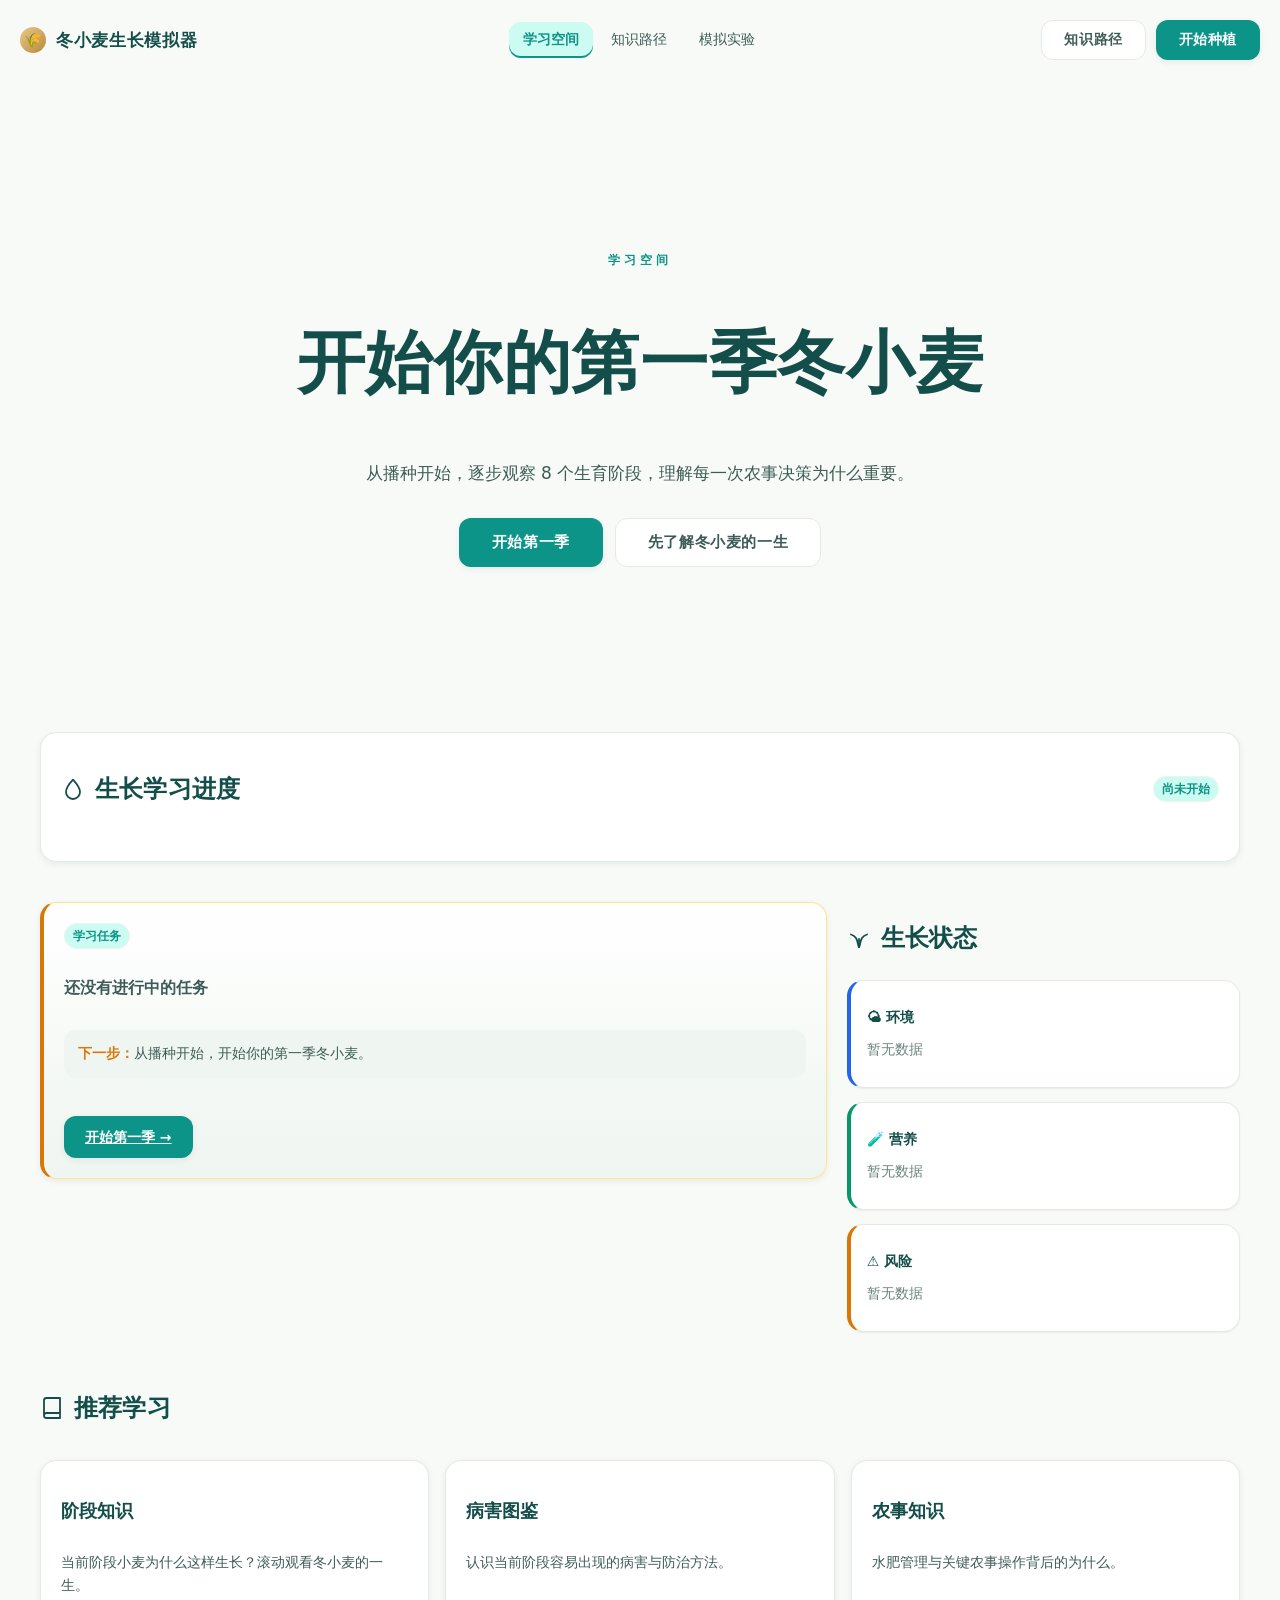
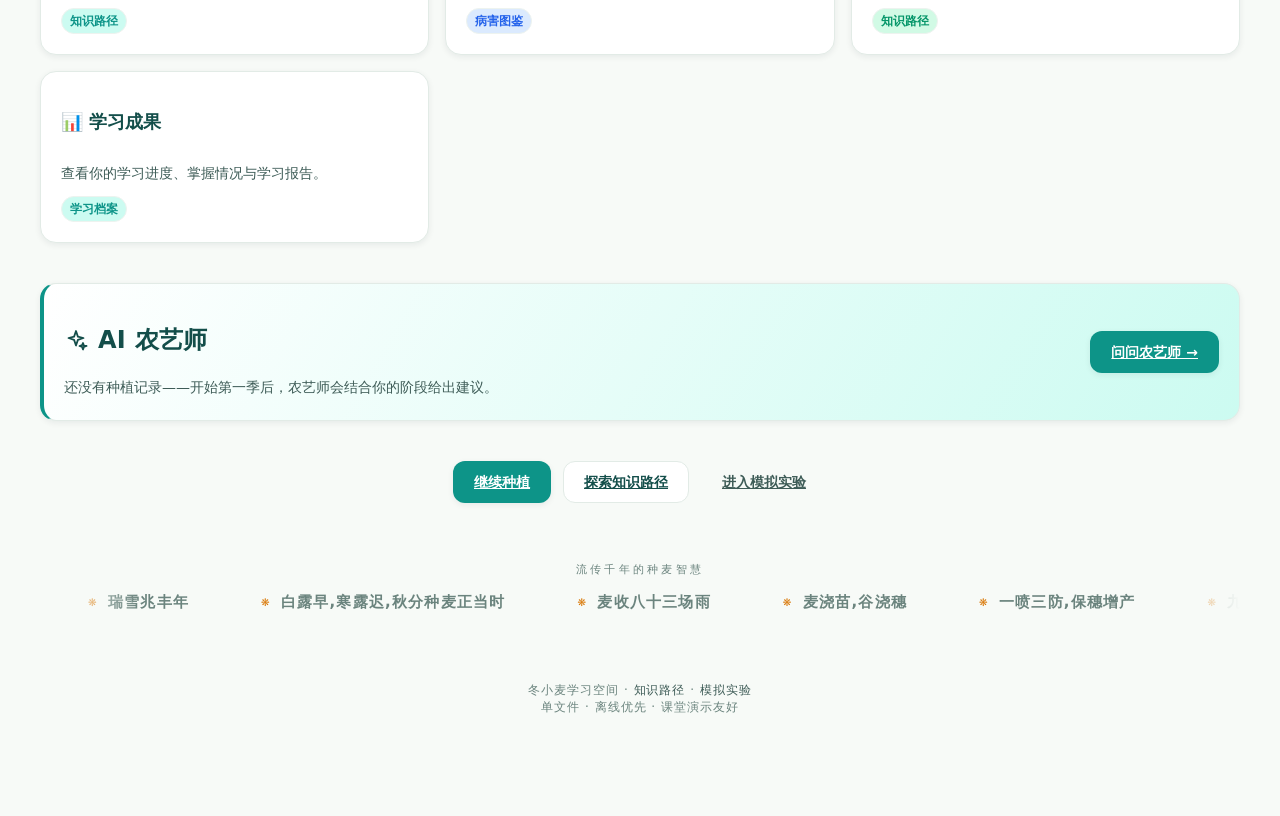
<file: home.html>
<!DOCTYPE html>
<html lang="zh-CN">
<head>
<meta charset="UTF-8">
<meta name="viewport" content="width=device-width, initial-scale=1.0">
<meta name="darkreader-lock">
<title>冬小麦学习空间 · 田园物语</title>
<style>
:root {
  --bg: #0e100c;
  --fg: #f5f0e0;
  --accent: #f2d98a;
  --accent-deep: #d9b84b;
  --dim: rgba(245, 240, 224, .6);
}

/* ============================================================
   [P2·DS] Design Token 基座 —— 跨页同源视觉 DNA（PHASE 3 · STEP 1）
   - 三页共享同一套 --ds-* 令牌；页面主题经 <html data-theme="dark"> 切换
   - 旧变量保留原值；值一致者经兼容层映射到 --ds-*（不改变现有表现）
   ============================================================ */
:root{
  /* —— Color · 麦苗绿 —— */
  --ds-green-50:#F0FDF9; --ds-green-100:#CCFBF1; --ds-green-200:#99F6E4; --ds-green-300:#5EEAD4;
  --ds-green-400:#2DD4BF; --ds-green-500:#14B8A6; --ds-green-600:#0D9488; --ds-green-700:#0F766E;
  --ds-green-800:#115E59; --ds-green-900:#134E4A;
  /* —— Color · 小麦金 —— */
  --ds-gold-50:#FFFBEB; --ds-gold-100:#FEF3C7; --ds-gold-200:#FDE68A; --ds-gold-300:#FCD34D;
  --ds-gold-400:#FBBF24; --ds-gold-500:#F59E0B; --ds-gold-600:#D97706; --ds-gold-700:#B45309;
  /* —— Color · 中性 —— */
  --ds-neutral-0:#FFFFFF; --ds-neutral-50:#F9FAFB; --ds-neutral-100:#F3F4F6; --ds-neutral-200:#E5E7EB;
  --ds-neutral-300:#D1D5DB; --ds-neutral-400:#9CA3AF; --ds-neutral-500:#6B7280; --ds-neutral-600:#4B5563;
  --ds-neutral-700:#374151; --ds-neutral-800:#1F2937; --ds-neutral-900:#111827; --ds-neutral-950:#030712;
  /* —— Semantic —— */
  --ds-success:#059669; --ds-success-soft:#D1FAE5;
  --ds-warning:#D97706; --ds-warning-soft:#FEF3C7;
  --ds-danger:#DC2626; --ds-danger-soft:#FEE2E2;
  --ds-info:#2563EB; --ds-info-soft:#DBEAFE;
  /* —— Theme · Light（默认） —— */
  --ds-bg:#F7FAF7; --ds-bg-elevated:#FFFFFF; --ds-bg-surface:#FFFFFF; --ds-bg-muted:#EFF5F0;
  --ds-text:#134E4A; --ds-text-secondary:#3E5C57; --ds-text-muted:#6B847E; --ds-text-inverse:#FFFFFF;
  --ds-border:#E2EBE6; --ds-border-subtle:#EDF3EF;
  --ds-primary:#0D9488; --ds-primary-hover:#0F766E; --ds-primary-soft:#CCFBF1;
  --ds-accent:#D97706; --ds-accent-soft:#FEF3C7;
  /* —— Radius —— */
  --ds-radius-xs:6px; --ds-radius-sm:8px; --ds-radius-md:12px; --ds-radius-lg:16px; --ds-radius-xl:24px; --ds-radius-full:9999px;
  /* —— Shadow · Light —— */
  --ds-shadow-xs:0 1px 2px rgba(15,23,42,.06);
  --ds-shadow-sm:0 2px 6px rgba(15,23,42,.07);
  --ds-shadow-md:0 6px 16px rgba(15,23,42,.09);
  --ds-shadow-lg:0 14px 34px rgba(15,23,42,.12);
  --ds-shadow-xl:0 24px 60px rgba(15,23,42,.16);
  /* —— Spacing（4px 基础） —— */
  --ds-space-1:4px; --ds-space-2:8px; --ds-space-3:12px; --ds-space-4:16px; --ds-space-5:20px;
  --ds-space-6:24px; --ds-space-8:32px; --ds-space-10:40px; --ds-space-12:48px; --ds-space-16:64px;
  --ds-space-20:80px; --ds-space-24:96px;
  /* —— Layout —— */
  --ds-content-max:1440px; --ds-content-reading:720px; --ds-gutter:24px; --ds-section-gap:64px;
  /* —— Typography（Step 2 迁移；此处仅建令牌） —— */
  --ds-font-sans:'PingFang SC','Microsoft YaHei','Noto Sans SC',system-ui,-apple-system,sans-serif;
  --ds-font-display:'PingFang SC','Microsoft YaHei','Noto Sans SC',system-ui,sans-serif;
  --ds-font-mono:'SF Mono',ui-monospace,Consolas,monospace;
  --ds-font-number:'PingFang SC','Microsoft YaHei',system-ui,sans-serif;
  /* —— Motion —— */
  --ds-duration-fast:150ms; --ds-duration-normal:220ms; --ds-duration-slow:300ms;
  --ds-ease-standard:cubic-bezier(.4,0,.2,1); --ds-ease-emphasized:cubic-bezier(.2,.8,.2,1);
  /* —— Z-index —— */
  --ds-z-base:0; --ds-z-content:1; --ds-z-sticky:100; --ds-z-dropdown:300; --ds-z-overlay:400;
  --ds-z-modal:500; --ds-z-toast:600; --ds-z-pet:2147483000;
  /* —— Typography Scale（STEP 2） —— */
  --ds-text-xs:12px; --ds-text-sm:14px; --ds-text-md:16px; --ds-text-lg:18px; --ds-text-xl:20px;
  --ds-text-2xl:24px; --ds-text-3xl:30px; --ds-text-4xl:36px; --ds-text-5xl:48px;
  --ds-leading-tight:1.2; --ds-leading-snug:1.4; --ds-leading-normal:1.55; --ds-leading-relaxed:1.75;
  --ds-weight-regular:400; --ds-weight-medium:500; --ds-weight-semibold:600; --ds-weight-bold:700;
  /* —— Modal（STEP 4） —— */
  --ds-modal-s:440px; --ds-modal-m:480px; --ds-modal-l:720px; --ds-modal-xl:1060px; --ds-modal-full:96vw;
  --ds-shadow-modal:0 24px 70px rgba(15,23,42,.22);
}
/* —— Theme · Dark（JOURNEY / 暗色区域；<html data-theme="dark"> 启用） —— */
[data-theme="dark"]{
  --ds-bg:#0E100C; --ds-bg-elevated:#171A15; --ds-bg-surface:#1B1F19; --ds-bg-muted:#232821;
  --ds-text:#F5F0E0; --ds-text-secondary:#C9C4B2; --ds-text-muted:rgba(245,240,224,.55); --ds-text-inverse:#0E100C;
  --ds-border:rgba(245,240,224,.14); --ds-border-subtle:rgba(245,240,224,.08);
  --ds-primary:#34D399; --ds-primary-hover:#10B981; --ds-primary-soft:rgba(52,211,153,.15);
  --ds-accent:#F2D98A; --ds-accent-soft:rgba(242,217,138,.16);
  --ds-shadow-xs:0 1px 2px rgba(0,0,0,.4);
  --ds-shadow-sm:0 2px 6px rgba(0,0,0,.42);
  --ds-shadow-md:0 6px 16px rgba(0,0,0,.45);
  --ds-shadow-lg:0 14px 34px rgba(0,0,0,.5);
  --ds-shadow-xl:0 24px 60px rgba(0,0,0,.55);
  --ds-shadow-modal:0 24px 70px rgba(0,0,0,.55);
}

/* —— Typography 语义层级（STEP 2；新增工具类，旧组件渐进迁移用） —— */
.ds-display{font-family:var(--ds-font-display);font-size:var(--ds-text-5xl);line-height:var(--ds-leading-tight);font-weight:var(--ds-weight-bold);letter-spacing:.01em}
.ds-title-xl{font-family:var(--ds-font-display);font-size:var(--ds-text-3xl);line-height:var(--ds-leading-tight);font-weight:var(--ds-weight-bold)}
.ds-title-lg{font-family:var(--ds-font-display);font-size:var(--ds-text-2xl);line-height:var(--ds-leading-snug);font-weight:var(--ds-weight-semibold)}
.ds-title-md{font-family:var(--ds-font-display);font-size:var(--ds-text-xl);line-height:var(--ds-leading-snug);font-weight:var(--ds-weight-semibold)}
.ds-body-lg{font-size:var(--ds-text-lg);line-height:var(--ds-leading-relaxed)}
.ds-body{font-size:var(--ds-text-md);line-height:var(--ds-leading-normal)}
.ds-body-sm{font-size:var(--ds-text-sm);line-height:var(--ds-leading-normal)}
.ds-caption{font-size:var(--ds-text-xs);line-height:var(--ds-leading-snug);color:var(--ds-text-muted)}
.ds-label{font-size:var(--ds-text-xs);line-height:1.2;font-weight:var(--ds-weight-semibold);letter-spacing:.06em}
.ds-num{font-family:var(--ds-font-number);font-variant-numeric:tabular-nums}

/* ============================================================
   [P2·DS] Component Foundation（STEP 3）—— Button / Card / Badge / Progress / Icon
   纯新增基座：旧类一律不动（兼容层仅语义别名），后续 Step 渐进接入
   ============================================================ */
/* —— Button —— */
.ds-btn{
  display:inline-flex;align-items:center;justify-content:center;gap:var(--ds-space-2);
  font-family:var(--ds-font-sans);font-size:var(--ds-text-sm);font-weight:var(--ds-weight-semibold);
  line-height:1;height:40px;padding:0 var(--ds-space-5);
  border-radius:var(--ds-radius-md);border:1px solid transparent;cursor:pointer;
  transition:background var(--ds-duration-fast) var(--ds-ease-standard),border-color var(--ds-duration-fast) var(--ds-ease-standard),color var(--ds-duration-fast) var(--ds-ease-standard),box-shadow var(--ds-duration-fast) var(--ds-ease-standard),transform var(--ds-duration-fast) var(--ds-ease-standard);
  white-space:nowrap;user-select:none;
}
.ds-btn:focus-visible{outline:2px solid var(--ds-primary);outline-offset:2px}
.ds-btn:disabled{opacity:.55;cursor:not-allowed;pointer-events:none}
.ds-btn-primary{background:var(--ds-primary);color:var(--ds-text-inverse);box-shadow:var(--ds-shadow-sm)}
.ds-btn-primary:hover{background:var(--ds-primary-hover)}
.ds-btn-primary:active{transform:translateY(1px)}
.ds-btn-secondary{background:var(--ds-bg-surface);color:var(--ds-text);border-color:var(--ds-border)}
.ds-btn-secondary:hover{border-color:var(--ds-primary);color:var(--ds-primary)}
.ds-btn-ghost{background:transparent;color:var(--ds-text-secondary)}
.ds-btn-ghost:hover{background:var(--ds-bg-muted);color:var(--ds-text)}
.ds-btn-danger{background:var(--ds-danger);color:var(--ds-neutral-0)}
.ds-btn-danger:hover{filter:brightness(.95)}
.ds-btn-sm{height:32px;padding:0 var(--ds-space-3);font-size:var(--ds-text-xs)}
.ds-btn-lg{height:48px;padding:0 var(--ds-space-6);font-size:var(--ds-text-md)}
.ds-btn-icon{width:40px;height:40px;padding:0;border-radius:var(--ds-radius-md)}
.ds-btn .ds-icon{width:18px;height:18px}
/* —— Card —— */
.ds-card{
  background:var(--ds-bg-surface);border:1px solid var(--ds-border);border-radius:var(--ds-radius-lg);
  box-shadow:var(--ds-shadow-sm);padding:var(--ds-space-5);
}
.ds-card-teaching{background:var(--ds-primary-soft);border-color:var(--ds-primary);border-left-width:4px;border-left-color:var(--ds-primary)}
.ds-card-status{border-left-width:4px;border-left-color:var(--ds-info)}
.ds-card-mission{background:linear-gradient(180deg,var(--ds-bg-surface),var(--ds-bg-muted));border-color:var(--ds-gold-200);border-left-width:4px;border-left-color:var(--ds-gold-600)}
.ds-card-interactive{transition:box-shadow var(--ds-duration-normal) var(--ds-ease-standard),transform var(--ds-duration-normal) var(--ds-ease-standard)}
.ds-card-interactive:hover{box-shadow:var(--ds-shadow-md);transform:translateY(-2px)}
/* —— Badge —— */
.ds-badge{
  display:inline-flex;align-items:center;gap:var(--ds-space-1);height:24px;padding:0 var(--ds-space-2);
  border-radius:var(--ds-radius-full);font-size:var(--ds-text-xs);font-weight:var(--ds-weight-semibold);
  line-height:1;white-space:nowrap;background:var(--ds-bg-muted);color:var(--ds-text-secondary);
  border:1px solid var(--ds-border-subtle);
}
.ds-badge-stage{background:var(--ds-primary-soft);color:var(--ds-primary)}
.ds-badge-success{background:var(--ds-success-soft);color:var(--ds-success)}
.ds-badge-warning{background:var(--ds-warning-soft);color:var(--ds-warning)}
.ds-badge-danger{background:var(--ds-danger-soft);color:var(--ds-danger)}
.ds-badge-info{background:var(--ds-info-soft);color:var(--ds-info)}
.ds-badge-muted{background:var(--ds-bg-muted);color:var(--ds-text-muted)}
.ds-badge-locked{background:var(--ds-bg-muted);color:var(--ds-text-muted);opacity:.6}
/* —— Progress · numeric —— */
.ds-progress{display:flex;flex-direction:column;gap:var(--ds-space-1);width:100%}
.ds-progress-label{display:flex;justify-content:space-between;font-size:var(--ds-text-xs);color:var(--ds-text-secondary)}
.ds-progress-track{height:8px;border-radius:var(--ds-radius-full);background:var(--ds-bg-muted);overflow:hidden}
.ds-progress-fill{height:100%;border-radius:var(--ds-radius-full);background:var(--ds-primary);transition:width var(--ds-duration-normal) var(--ds-ease-standard)}
/* —— Progress · stage —— */
.ds-stage-progress{display:flex;align-items:center;gap:var(--ds-space-1)}
.ds-stage-progress .ds-stage-node{flex:1;display:flex;flex-direction:column;align-items:center;gap:var(--ds-space-1);font-size:var(--ds-text-xs);color:var(--ds-text-muted);text-align:center}
.ds-stage-progress .ds-stage-dot{width:12px;height:12px;border-radius: var(--ds-radius-full);background:var(--ds-bg-muted);border:2px solid var(--ds-border);transition:all var(--ds-duration-normal) var(--ds-ease-standard)}
.ds-stage-progress .ds-stage-node.is-complete .ds-stage-dot{background:var(--ds-success);border-color:var(--ds-success)}
.ds-stage-progress .ds-stage-node.is-complete{color:var(--ds-text-secondary)}
.ds-stage-progress .ds-stage-node.is-current .ds-stage-dot{background:var(--ds-primary);border-color:var(--ds-primary);box-shadow:0 0 0 4px var(--ds-primary-soft)}
.ds-stage-progress .ds-stage-node.is-current{color:var(--ds-primary);font-weight:var(--ds-weight-semibold)}
.ds-stage-progress .ds-stage-node.is-locked .ds-stage-dot{background:var(--ds-bg-muted);opacity:.5}
.ds-stage-progress .ds-stage-node.is-upcoming .ds-stage-dot{border-style:dashed}
/* —— Icon —— */
.ds-icon{width:24px;height:24px;fill:none;stroke:currentColor;stroke-width:1.8;stroke-linecap:round;stroke-linejoin:round;flex-shrink:0;vertical-align:middle}
.ds-icon-sm{width:16px;height:16px;stroke-width:1.8}
.ds-icon-md{width:20px;height:20px}
.ds-icon-lg{width:28px;height:28px}

/* —— Modal Foundation（STEP 4；基座类，业务 DOM/事件不动） —— */
.ds-modal-overlay{position:fixed;inset:0;background:rgba(19,78,74,.5);backdrop-filter:blur(5px);display:none;align-items:center;justify-content:center;z-index:var(--ds-z-overlay);padding:var(--ds-space-5)}
.ds-modal-overlay.show{display:flex}
.ds-modal{background:var(--ds-bg-surface);border-radius:var(--ds-radius-lg);padding:var(--ds-space-6);max-width:var(--ds-modal-m);width:100%;box-shadow:var(--ds-shadow-modal);text-align:center;max-height:88vh;overflow-y:auto;border:1px solid var(--ds-border)}
.ds-modal-s{max-width:var(--ds-modal-s)}
.ds-modal-m{max-width:var(--ds-modal-m)}
.ds-modal-l{max-width:var(--ds-modal-l)}
.ds-modal-xl{max-width:var(--ds-modal-xl)}
.ds-modal-full{max-width:var(--ds-modal-full);width:96vw}
.ds-modal-header{display:flex;align-items:flex-start;justify-content:space-between;gap:var(--ds-space-3);margin-bottom:var(--ds-space-2)}
.ds-modal-title{font-family:var(--ds-font-display);font-size:var(--ds-text-xl);font-weight:var(--ds-weight-bold);line-height:var(--ds-leading-tight)}
.ds-modal-subtitle{font-size:var(--ds-text-sm);color:var(--ds-text-muted);margin-top:2px}
.ds-modal-body{line-height:var(--ds-leading-normal)}
.ds-modal-footer{display:flex;justify-content:center;gap:var(--ds-space-2);margin-top:var(--ds-space-4);flex-wrap:wrap}
.ds-modal-close{width:34px;height:34px;border-radius:var(--ds-radius-sm);background:var(--ds-bg-muted);color:var(--ds-text-secondary);display:inline-flex;align-items:center;justify-content:center;font-size:1rem;cursor:pointer;border:1px solid var(--ds-border-subtle);transition:background var(--ds-duration-fast) var(--ds-ease-standard),color var(--ds-duration-fast) var(--ds-ease-standard)}
.ds-modal-close:hover{background:var(--ds-primary-soft);color:var(--ds-primary)}
.ds-modal-close:focus-visible{outline:2px solid var(--ds-primary);outline-offset:2px}
@media (max-width:640px){.ds-modal{max-width:calc(100vw - 24px)}}

/* —— Header（STEP 5） —— */
.ds-header-nav{display:flex;align-items:center;gap:var(--ds-space-1);margin:0 auto}
.ds-header-nav a{display:inline-flex;align-items:center;height:36px;padding:0 var(--ds-space-3);border-radius:var(--ds-radius-md);font-family:var(--ds-font-sans);font-size:var(--ds-text-sm);font-weight:var(--ds-weight-medium);color:var(--ds-text-secondary);text-decoration:none;white-space:nowrap;transition:color var(--ds-duration-fast) var(--ds-ease-standard),background var(--ds-duration-fast) var(--ds-ease-standard)}
.ds-header-nav a:hover{color:var(--ds-text);background:var(--ds-bg-muted)}
.ds-header-nav a.is-active{color:var(--ds-primary);background:var(--ds-primary-soft);font-weight:var(--ds-weight-semibold);box-shadow:inset 0 -2px 0 var(--ds-primary)}
.ds-brand{display:flex;align-items:center;gap:var(--ds-space-2);font-family:var(--ds-font-display);font-size:var(--ds-text-lg);font-weight:var(--ds-weight-bold);color:var(--ds-text);text-decoration:none;letter-spacing:.02em;white-space:nowrap}
@media (max-width:720px){.ds-header-nav{display:none}}
/* ============ [P2·STEP6] Home 学习空间页面样式（Light） ============ */
body{background:var(--ds-bg);color:var(--ds-text);font-family:var(--ds-font-sans);-webkit-font-smoothing:antialiased;overflow-x:hidden}
a{color:inherit}
/* Header（STEP 5 结构，亮色） */
header{position:fixed;top:0;left:0;right:0;z-index:50;padding-top:8px}
.nav{margin:0 auto;max-width:80rem;border-radius:var(--ds-radius-xl);padding:12px 20px;display:flex;align-items:center;justify-content:space-between;gap:20px;transition:background .3s ease,box-shadow .3s ease,backdrop-filter .3s ease}
.nav.scrolled{background:color-mix(in srgb,var(--ds-bg-surface) 84%,transparent);backdrop-filter:blur(18px);-webkit-backdrop-filter:blur(18px);box-shadow:var(--ds-shadow-md)}
.logo{display:flex;align-items:center;gap:10px;text-decoration:none;font-family:var(--ds-font-display);font-weight:800;letter-spacing:.04em;font-size:17px;color:var(--ds-text);white-space:nowrap}
.logo .seed{width:26px;height:26px;border-radius: var(--ds-radius-full);background:linear-gradient(135deg,#E8C98A,#B98A3A);display:flex;align-items:center;justify-content:center;font-size:14px}
.menu{display:none;align-items:center;gap:4px;list-style:none;font-size:14px;margin:0 auto}
.menu a{display:inline-flex;align-items:center;height:36px;padding:0 14px;border-radius:var(--ds-radius-md);text-decoration:none;color:var(--ds-text-secondary);transition:color .15s,background .15s;font-weight:500}
.menu a:hover{color:var(--ds-text);background:var(--ds-bg-muted)}
.menu a.is-active{color:var(--ds-primary);background:var(--ds-primary-soft);font-weight:600;box-shadow:inset 0 -2px 0 var(--ds-primary)}
.nav-actions{display:none;align-items:center;gap:10px}
.btn{display:inline-flex;align-items:center;justify-content:center;gap:8px;padding:10px 22px;border-radius:var(--ds-radius-md);font-size:14px;font-weight:700;letter-spacing:.04em;text-decoration:none;cursor:pointer;border:1px solid transparent;transition:transform .15s ease,box-shadow .15s ease,background .15s ease,color .15s ease}
.btn:hover{transform:translateY(-1px)}
.btn-primary{background:var(--ds-primary);color:#fff;box-shadow:var(--ds-shadow-sm)}
.btn-primary:hover{background:var(--ds-primary-hover)}
.btn-ghost{border-color:var(--ds-border);color:var(--ds-text-secondary);background:var(--ds-bg-surface)}
.btn-ghost:hover{background:var(--ds-bg-muted);color:var(--ds-text)}
.burger{display:block;background:none;border:none;cursor:pointer;color:var(--ds-text-secondary);padding:8px}
.burger svg{display:block}
.mobile-menu{display:none;position:fixed;top:72px;left:16px;right:16px;z-index:49;background:var(--ds-bg-surface);backdrop-filter:blur(20px);border:1px solid var(--ds-border);border-radius:var(--ds-radius-lg);padding:12px 8px;box-shadow:var(--ds-shadow-lg)}
.mobile-menu.open{display:block}
.mobile-menu a{display:block;padding:13px 20px;border-radius:var(--ds-radius-md);text-decoration:none;color:var(--ds-text-secondary);font-size:15px}
.mobile-menu a:hover{background:var(--ds-bg-muted);color:var(--ds-text)}
.mobile-menu a.is-active{color:var(--ds-primary);background:var(--ds-primary-soft);font-weight:600}
.mobile-menu .btn{margin:8px 14px 6px;width:calc(100% - 28px)}
/* Hero（学习空间第一视觉层） */
.hero{position:relative;min-height:74vh;display:flex;align-items:center;justify-content:center;overflow:hidden;margin-top:66px;border-radius:0 0 var(--ds-radius-xl) var(--ds-radius-xl)}
.hero-video-wrap{position:absolute;inset:0}
.hero-video-wrap video{width:100%;height:100%;object-fit:cover;opacity:.38}
.hero-shade{position:absolute;inset:0;background:linear-gradient(to bottom,rgba(247,250,247,.9) 0%,rgba(247,250,247,.6) 46%,rgba(247,250,247,.97) 100%)}
.hero-stage-visual{position:absolute;right:5%;bottom:0;width:min(300px,30vw);pointer-events:none;opacity:.95;filter:drop-shadow(0 18px 30px rgba(15,23,42,.18))}
.hero-content{position:relative;z-index:2;text-align:center;padding:8vh 6vw 7vh;max-width:66rem;width:100%}
.hero-eyebrow{font-size:12px;letter-spacing:.34em;color:var(--ds-primary);font-weight:600;margin-bottom:18px}
.hero-badge-row{display:flex;justify-content:center;gap:8px;margin-bottom:16px;flex-wrap:wrap}
.hero-stage-name{font-family:var(--ds-font-display);font-size:clamp(38px,5.6vw,68px);font-weight:800;line-height:1.12;color:var(--ds-text);letter-spacing:.01em}
.hero-meta{display:flex;justify-content:center;gap:8px;margin-top:14px;flex-wrap:wrap}
.hero-progress{max-width:420px;margin:14px auto 0}
.hero-desc{margin:16px auto 0;max-width:36rem;font-size:clamp(14px,1.6vw,17px);line-height:1.8;color:var(--ds-text-secondary)}
.hero-cta{margin-top:30px;display:flex;flex-direction:column;align-items:center;gap:12px}
.hero-cta .btn{font-size:15px;padding:14px 32px}
.hero-note{margin-top:26px;font-size:12px;letter-spacing:.12em;color:var(--ds-text-muted)}
/* Hub sections */
.hub{max-width:1200px;margin:0 auto;padding:0 24px 52px;display:flex;flex-direction:column;gap:40px}
.section-head{display:flex;align-items:center;justify-content:space-between;gap:12px;margin-bottom:16px;flex-wrap:wrap}
.section-title{font-family:var(--ds-font-display);font-size:var(--ds-text-2xl);font-weight:700;color:var(--ds-text);display:flex;align-items:center;gap:10px;letter-spacing:.01em}
.hub-progress{gap:2px}
.hub-progress .ds-stage-node{position:relative}
.hub-progress .ds-stage-node:not(:first-child)::before{content:"";position:absolute;top:6px;right:50%;width:100%;height:2px;background:var(--ds-border);z-index:0}
.hub-progress .ds-stage-node .ds-stage-dot{position:relative;z-index:1;background:var(--ds-bg-surface)}
.hub-grid{display:grid;grid-template-columns:2fr 1fr;gap:20px;align-items:start}
/* Mission */
#missionSec{display:flex;flex-direction:column;gap:10px}
.mission-title{font-family:var(--ds-font-display);font-size:var(--ds-text-xl);font-weight:700;color:var(--ds-text);display:flex;align-items:center;gap:10px}
.mission-label{color:var(--ds-text-secondary);font-size:var(--ds-text-md);line-height:1.6;font-weight:600}
.mission-why{margin-top:4px;color:var(--ds-text-secondary);font-size:var(--ds-text-sm);line-height:1.7;padding:12px 14px;border-radius:var(--ds-radius-md);background:var(--ds-bg-muted)}
.mission-why b{color:var(--ds-accent)}
.mission-cta{margin-top:14px;display:flex;align-items:center;gap:12px;flex-wrap:wrap}
/* Status */
#statusSec{display:flex;flex-direction:column;gap:14px}
.status-group{background:var(--ds-bg-surface);border:1px solid var(--ds-border);border-left:4px solid var(--ds-info);border-radius:var(--ds-radius-lg);padding:14px 16px;box-shadow:var(--ds-shadow-xs)}
.status-group h3{font-size:var(--ds-text-sm);font-weight:700;color:var(--ds-text);display:flex;align-items:center;gap:8px;margin-bottom:6px}
.status-group.env{border-left-color:var(--ds-info)}
.status-group.nut{border-left-color:var(--ds-success)}
.status-group.risk{border-left-color:var(--ds-warning)}
.status-row{display:flex;justify-content:space-between;align-items:center;font-size:var(--ds-text-sm);padding:5px 0;border-bottom:1px dashed var(--ds-border-subtle)}
.status-row:last-child{border-bottom:none}
.status-row .k{color:var(--ds-text-secondary)}
.status-row .v{font-weight:600;color:var(--ds-text)}
.status-row .sem{font-size:var(--ds-text-xs);color:var(--ds-text-muted);margin-left:8px;font-weight:400}
/* Recommended */
.reco-grid{display:grid;grid-template-columns:repeat(3,1fr);gap:16px}
.reco{display:flex;flex-direction:column;gap:10px;text-decoration:none;align-items:flex-start}
.reco h3{font-family:var(--ds-font-display);font-size:var(--ds-text-lg);font-weight:700;color:var(--ds-text)}
.reco p{font-size:var(--ds-text-sm);color:var(--ds-text-secondary);line-height:1.7;margin:0}
.reco .ds-badge{margin-top:auto}
/* AI entry */
.ai-entry{display:flex;align-items:center;justify-content:space-between;gap:20px;flex-wrap:wrap;background:linear-gradient(120deg,var(--ds-bg-surface),var(--ds-primary-soft));border-left:4px solid var(--ds-primary)}
.ai-entry p{margin:8px 0 0;color:var(--ds-text-secondary);font-size:var(--ds-text-sm);line-height:1.7;max-width:34rem}
/* Quick nav */
.quick-nav{display:flex;gap:12px;justify-content:center;flex-wrap:wrap}
/* Proverbs（文化点缀，弱化） */
.proverbs{padding:8px 0 4px}
.proverbs-label{text-align:center;font-size:11px;letter-spacing:.3em;color:var(--ds-text-muted);margin-bottom:16px}
.slider-wrap{position:relative;overflow:hidden}
.slider{display:flex;gap:72px;width:max-content;padding:0 48px;animation:slide 46s linear infinite}
.slider:hover{animation-play-state:paused}
.slider span{font-size:15px;font-weight:600;letter-spacing:.08em;color:var(--ds-text-muted);white-space:nowrap;display:flex;align-items:center;gap:10px}
.slider span::before{content:"❋";color:var(--ds-accent);font-size:.7em}
@keyframes slide{from{transform:translateX(0)}to{transform:translateX(-50%)}}
.fade-l,.fade-r{position:absolute;top:0;bottom:0;width:100px;z-index:2;pointer-events:none}
.fade-l{left:0;background:linear-gradient(to right,var(--ds-bg),transparent)}
.fade-r{right:0;background:linear-gradient(to left,var(--ds-bg),transparent)}
/* Footer */
footer{text-align:center;padding:26px 20px 40px;font-size:12px;color:var(--ds-text-muted);letter-spacing:.08em}
footer a{color:var(--ds-text-secondary);text-decoration:none}
footer a:hover{color:var(--ds-primary)}
/* Responsive */
@media (min-width:900px){.menu{display:flex}.nav-actions{display:flex}.burger{display:none}.hero-cta{flex-direction:row;justify-content:center}}
@media (max-width:900px){.hub-grid{grid-template-columns:1fr}.reco-grid{grid-template-columns:1fr 1fr}}
@media (max-width:640px){.reco-grid{grid-template-columns:1fr}.hero-stage-visual{display:none}.hub{padding:0 16px 40px}.hero{min-height:70vh}}
@media (prefers-reduced-motion:reduce){.slider{animation:none}}

/* [P2·STEP7.4] 全局键盘焦点环（仅键盘触发；不覆盖既有更具体规则） */
:focus-visible{outline:2px solid var(--ds-primary);outline-offset:2px}
button:disabled,input:disabled,select:disabled,textarea:disabled{cursor:not-allowed}
</style>
</head>
<body>
<header>
  <nav class="nav" id="nav">
    <a class="logo" href="home.html"><span class="seed">🌾</span>冬小麦生长模拟器</a>
    <ul class="menu">
      <li><a href="home.html" class="is-active">学习空间</a></li>
      <li><a href="journey.html">知识路径</a></li>
      <li><a href="index-v2.html">模拟实验</a></li>
    </ul>
    <div class="nav-actions">
      <a class="btn btn-ghost" href="journey.html">知识路径</a>
      <a class="btn btn-primary" href="index-v2.html?from=home">开始种植</a>
    </div>
    <button class="burger" id="burger" aria-label="打开菜单">
      <svg width="24" height="24" viewBox="0 0 24 24" fill="none" stroke="currentColor" stroke-width="2" stroke-linecap="round"><path d="M4 7h16M4 12h16M4 17h16"/></svg>
    </button>
  </nav>
</header>
<div class="mobile-menu" id="mobileMenu">
  <a href="home.html" class="is-active">🌱 学习空间</a>
  <a href="journey.html">📖 知识路径</a>
  <a href="index-v2.html">🌾 模拟实验</a>
  <a class="btn btn-primary" href="index-v2.html?from=home">开始种植 →</a>
</div>

<main>
  <!-- 学习空间 Hero：当前生长状态为第一视觉层 -->
  <section class="hero">
    <div class="hero-video-wrap">
      <video autoplay loop muted playsinline id="heroVideo" preload="metadata" poster="assets/wheat-hero-poster.webp"></video>
    </div>
    <div class="hero-shade"></div>
    <img class="hero-stage-visual" id="heroStageImg" alt="当前阶段" draggable="false">
    <div class="hero-content" id="heroContent"><!-- 由 getHomeSnapshot() 只读渲染 --></div>
  </section>
  <div class="hub">
    <!-- 学习进度 -->
    <section class="ds-card" id="progressSec">
      <div class="section-head">
        <h2 class="section-title"><svg class="ds-icon" viewBox="0 0 24 24"><path d="M12 2.7S5 10.3 5 15a7 7 0 0 0 14 0c0-4.7-7-12.3-7-12.3z"/></svg>生长学习进度</h2>
        <span class="ds-badge ds-badge-stage" id="progressBadge">第 1 / 8 阶段</span>
      </div>
      <div class="ds-stage-progress hub-progress" id="stageProgress"></div>
    </section>
    <div class="hub-grid">
      <!-- 今日任务 -->
      <section class="ds-card ds-card-mission" id="missionSec"></section>
      <!-- 生长状态 -->
      <section id="statusSec">
        <h2 class="section-title" style="margin-bottom:12px"><svg class="ds-icon" viewBox="0 0 24 24"><path d="M12 21c-1 0-1-6-3-9-1.5-2.2-3-3-5-3.5"/><path d="M12 21c1 0 1-6 3-9 1.5-2.2 3-3 5-3.5"/><path d="M12 21v-8"/></svg>生长状态</h2>
        <div class="status-group env" id="envGroup"></div>
        <div class="status-group nut" id="nutGroup"></div>
        <div class="status-group risk" id="riskGroup"></div>
      </section>
    </div>
    <!-- 推荐学习 -->
    <section id="recommendSec">
      <div class="section-head"><h2 class="section-title"><svg class="ds-icon" viewBox="0 0 24 24"><path d="M4 19.5A2.5 2.5 0 0 1 6.5 17H20V2H6.5A2.5 2.5 0 0 0 4 4.5v15zM4 19.5A2.5 2.5 0 0 0 6.5 22H20v-5"/></svg>推荐学习</h2></div>
      <div class="reco-grid">
        <a class="ds-card ds-card-interactive reco" href="journey.html"><h3>阶段知识</h3><p>当前阶段小麦为什么这样生长？滚动观看冬小麦的一生。</p><span class="ds-badge ds-badge-stage">知识路径</span></a>
        <a class="ds-card ds-card-interactive reco" href="index-v2.html?open=atlas"><h3>病害图鉴</h3><p>认识当前阶段容易出现的病害与防治方法。</p><span class="ds-badge ds-badge-info">病害图鉴</span></a>
        <a class="ds-card ds-card-interactive reco" href="journey.html?ch=nutrition"><h3>农事知识</h3><p>水肥管理与关键农事操作背后的为什么。</p><span class="ds-badge ds-badge-success">知识路径</span></a>
        <a class="ds-card ds-card-interactive reco" href="index-v2.html?open=dashboard"><h3>📊 学习成果</h3><p>查看你的学习进度、掌握情况与学习报告。</p><span class="ds-badge ds-badge-stage">学习档案</span></a>
      </div>
    </section>
    <!-- AI 农艺师入口 -->
    <section class="ds-card ai-entry" id="aiSec">
      <div>
        <h2 class="section-title"><svg class="ds-icon" viewBox="0 0 24 24"><path d="M12 3l1.9 5.6L19.5 10l-5.6 1.9L12 17.5l-1.9-5.6L4.5 10l5.6-1.4L12 3z"/><path d="M19 15l.9 2.6L22.5 18l-2.6.9L19 21.5l-.9-2.6L15.5 18l2.6-.9L19 15z"/></svg>AI 农艺师</h2>
        <p id="aiGreeting">关于当前生长阶段、水肥管理或病害，随时可以问我。</p>
      </div>
      <a class="ds-btn ds-btn-primary" href="index-v2.html">问问农艺师 →</a>
    </section>
    <!-- 快速导航 -->
    <nav class="quick-nav">
      <a class="ds-btn ds-btn-primary" href="index-v2.html?from=home">继续种植</a>
      <a class="ds-btn ds-btn-secondary" href="journey.html">探索知识路径</a>
      <a class="ds-btn ds-btn-ghost" href="index-v2.html">进入模拟实验</a>
    </nav>
    <!-- 农谚（文化点缀） -->
    <section class="proverbs">
      <p class="proverbs-label">流传千年的种麦智慧</p>
      <div class="slider-wrap">
        <div class="slider" id="slider"></div>
        <div class="fade-l"></div>
        <div class="fade-r"></div>
      </div>
    </section>
    <footer>
      冬小麦学习空间 · <a href="journey.html">知识路径</a> · <a href="index-v2.html">模拟实验</a><br>
      单文件 · 离线优先 · 课堂演示友好
    </footer>
  </div>
</main>
<script src="assets/anime.min.js"></script>
<script>
(function () {
  'use strict';
  const A = AnimeJS;
  const reduced = matchMedia('(prefers-reduced-motion: reduce)').matches;

  /* ============ [P2·STEP6] 只读 Home 视图模型（禁止写 localStorage / 改业务状态） ============ */
  /* 阶段/任务最小只读映射（镜像 index-v2 stages 数据；单文件架构无法共享，仅映射展示） */
  const HOME_STAGES = [
    { name:"播种期", short:"播种", desc:"精选良种，适期播种。土壤墒情要好，播种深度3-5厘米。", emoji:"🌱" },
    { name:"出苗期", short:"出苗", desc:"种子吸水膨胀，胚根伸出。注意保持土壤湿润，确保苗齐苗壮。", emoji:"🌿" },
    { name:"分蘖期", short:"分蘖", desc:"小麦长出分蘖，是决定亩穗数的关键时期。需施分蘖肥，促弱控旺。", emoji:"🌾" },
    { name:"越冬期", short:"越冬", desc:"小麦停止生长，进入休眠。注意防冻保暖，适时浇越冬水。", emoji:"❄️" },
    { name:"返青期", short:"返青", desc:"气温回升，小麦开始恢复生长。需追施返青肥，中耕松土。", emoji:"☀️" },
    { name:"拔节期", short:"拔节", desc:"茎秆迅速伸长。这是需水需肥的高峰期，也是防病虫的关键期。", emoji:"📈" },
    { name:"抽穗开花期", short:"抽穗", desc:"麦穗抽出，开花授粉。注意防干热风和赤霉病。", emoji:"🌸" },
    { name:"成熟期", short:"成熟", desc:"籽粒变硬，颜色变黄。适时收获，避免穗上发芽，确保颗粒归仓。", emoji:"🌟" }
  ];
  const TOTAL_DAYS = 242; /* README：黄淮海麦区约 242 天 */
  const STAGE_TASKS = [
    { label:"保持土壤墒情", why:"播种期需要良好墒情，保障出苗整齐。", key:"water" },
    { label:"保持土壤湿润", why:"出苗期水分充足，苗齐苗壮。", key:"water" },
    { label:"施分蘖肥（氮肥）", why:"分蘖期是决定亩穗数的关键时期，氮素促蘖。", key:"nFert" },
    { label:"浇越冬水", why:"越冬水防冻保墒、稳定地温，安全越冬。", key:"water" },
    { label:"追施返青肥", why:"返青期恢复生长，需要养分支持。", key:"nFert" },
    { label:"水肥充足 + 防病虫", why:"拔节期是需水需肥高峰，也是防病关键期。", key:"vent" },
    { label:"防干热风 / 赤霉病", why:"抽穗开花期注意扬花初期「见花打药」与补水通风。", key:"vent" },
    { label:"适时收获", why:"成熟期避免穗上发芽，颗粒归仓。", key:"water" }
  ];
  const WEATHER_LABEL = { "☀️":"晴","⛅":"多云","🌧️":"雨","⛈️":"雷雨" };

  /* [P2·STEP4.2] WebP 能力探测（模块级缓存，不写 localStorage） */
  let __webpSupport = null;
  function supportsWebP(){
    if(__webpSupport === null){
      try{ const __c = document.createElement("canvas"); __webpSupport = __c.toDataURL("image/webp").indexOf("data:image/webp") === 0; }
      catch(e){ __webpSupport = false; }
    }
    return __webpSupport;
  }
  const __homePreloaded = {};
  /* 预加载当前 + 下一阶段图（webp 优先；无存档预热 stage1/2，不视为已开始游戏） */
  function preloadHomeImages(){
    const snap = getHomeSnapshot();
    const list = snap.hasSave ? [snap.stage+1, snap.stage+2] : [1, 2];
    const ext = supportsWebP() ? "webp" : "png";
    list.forEach(function(n){
      if(n < 1 || n > 8) return;
      const src = "wheat/figures-cutout/stage" + n + "." + ext;
      if(__homePreloaded[src]) return;
      __homePreloaded[src] = true;
      const im = new Image();
      im.src = src;
    });
  }

  /* 只读快照：仅 getItem，绝不 setItem/removeItem/clear */
  function getHomeSnapshot(){
    try{
      const raw = localStorage.getItem("wheatGameV3");
      if(!raw) return { hasSave:false };
      const s = JSON.parse(raw);
      if(!s || typeof s.stage !== "number" || s.stage < 0 || s.stage > 7) return { hasSave:false };
      const st = HOME_STAGES[s.stage];
      const pests = [s.currentPest, s.currentPest2].filter(Boolean);
      return {
        hasSave:true, stage:s.stage, stageName:st.name, stageShort:st.short, stageDesc:st.desc, stageEmoji:st.emoji,
        day:(typeof s.day === "number") ? s.day : 1,
        stageImg:"wheat/figures-cutout/stage" + (s.stage+1) + ".png",
        env:{ temp:s.temp, water:s.water, light:s.light, weather:s.weather || "☀️" },
        nutrition:{ n:s.n, p:s.p, k:s.k, fert:s.fert },
        risk:{ health:s.health, flooded:!!s.flooded, pests:pests, pestNames:pests.map(function(p){ return p.name || p.id || "病害"; }) },
        task:(s.tasks && typeof s.tasks === "object") ? s.tasks : {},
        ach:Array.isArray(s.ach) ? s.ach.length : 0
      };
    }catch(e){ return { hasSave:false }; }
  }
  /* 中性语义（基于数据范围的保守表达，不做精确农学断言） */
  function semLevel(v, low, high){ if(typeof v !== "number") return ""; if(v < low) return "偏低"; if(v > high) return "偏高"; return "适中"; }
  function semHealth(v){ if(typeof v !== "number") return ""; return v < 60 ? "需要关注" : "良好"; }

  function renderHub(){
    const snap = getHomeSnapshot();
    const hero = document.getElementById("heroContent");
    const stageImg = document.getElementById("heroStageImg");
    if(!snap.hasSave){
      hero.innerHTML =
        "<p class=\"hero-eyebrow\">学习空间</p>" +
        "<h1 class=\"hero-stage-name\">开始你的第一季冬小麦</h1>" +
        "<p class=\"hero-desc\">从播种开始，逐步观察 8 个生育阶段，理解每一次农事决策为什么重要。</p>" +
        "<div class=\"hero-cta\"><a class=\"btn btn-primary\" href=\"index-v2.html\">开始第一季</a><a class=\"btn btn-ghost\" href=\"journey.html\">先了解冬小麦的一生</a></div>";
      if(stageImg) stageImg.style.display = "none";
      document.getElementById("progressBadge").textContent = "尚未开始";
      document.getElementById("stageProgress").innerHTML = "";
      document.getElementById("missionSec").innerHTML =
        "<span class=\"ds-badge ds-badge-stage\" style=\"align-self:flex-start\">学习任务</span>" +
        "<p class=\"mission-label\">还没有进行中的任务</p>" +
        "<p class=\"mission-why\"><b>下一步：</b>从播种开始，开始你的第一季冬小麦。</p>" +
        "<div class=\"mission-cta\"><a class=\"ds-btn ds-btn-primary\" href=\"index-v2.html\">开始第一季 →</a></div>";
      document.getElementById("envGroup").innerHTML = "<h3>🌤 环境</h3><p style=\"color:var(--ds-text-muted);font-size:var(--ds-text-sm)\">暂无数据</p>";
      document.getElementById("nutGroup").innerHTML = "<h3>🧪 营养</h3><p style=\"color:var(--ds-text-muted);font-size:var(--ds-text-sm)\">暂无数据</p>";
      document.getElementById("riskGroup").innerHTML = "<h3>⚠️ 风险</h3><p style=\"color:var(--ds-text-muted);font-size:var(--ds-text-sm)\">暂无数据</p>";
      document.getElementById("aiGreeting").textContent = "还没有种植记录——开始第一季后，农艺师会结合你的阶段给出建议。";
      return;
    }
    /* Hero */
    hero.innerHTML =
      "<p class=\"hero-eyebrow\">学习空间</p>" +
      "<div class=\"hero-badge-row\"><span class=\"ds-badge ds-badge-stage\">" + snap.stageEmoji + " " + snap.stageName + " · 第 " + (snap.stage+1) + " / 8 阶段</span></div>" +
      "<h1 class=\"hero-stage-name\">你的冬小麦正在生长</h1>" +
      "<div class=\"hero-meta\"><span class=\"ds-badge ds-badge-muted\">第 " + snap.day + " 天 / 约 " + TOTAL_DAYS + " 天</span></div>" +
      "<div class=\"ds-progress hero-progress\"><div class=\"ds-progress-track\"><div class=\"ds-progress-fill\" style=\"width:" + Math.min(100, Math.round(snap.day/TOTAL_DAYS*100)) + "%\"></div></div></div>" +
      "<p class=\"hero-desc\">" + snap.stageDesc + "</p>" +
      "<div class=\"hero-cta\"><a class=\"ds-btn ds-btn-primary\" href=\"index-v2.html?from=home\">继续种植</a><a class=\"ds-btn ds-btn-secondary\" href=\"journey.html\">查看生长路径</a></div>";
    if(stageImg){
      stageImg.style.display = "";
      stageImg.__triedPng = false;
      const webpSrc = "wheat/figures-cutout/stage" + (snap.stage+1) + ".webp";
      stageImg.onerror = function(){
        if(!stageImg.__triedPng){
          stageImg.__triedPng = true;
          stageImg.src = snap.stageImg; /* WebP 失败 → PNG 重试一次 */
          return;
        }
        stageImg.style.display = "none";
      };
      stageImg.src = supportsWebP() ? webpSrc : snap.stageImg;
    }
    /* Progress */
    document.getElementById("progressBadge").textContent = "第 " + (snap.stage+1) + " / 8 阶段";
    document.getElementById("stageProgress").innerHTML = HOME_STAGES.map(function(st, i){
      var cls = i < snap.stage ? "is-complete" : (i === snap.stage ? "is-current" : "is-upcoming");
      return "<div class=\"ds-stage-node " + cls + "\"><span class=\"ds-stage-dot\"></span><span>" + st.short + "</span></div>";
    }).join("");
    /* Mission */
    var t = STAGE_TASKS[snap.stage];
    var done = (snap.task[t.key] || 0) > 0;
    document.getElementById("missionSec").innerHTML =
      "<span class=\"ds-badge " + (done ? "ds-badge-success" : "ds-badge-stage") + "\" style=\"align-self:flex-start\">" + (done ? "进行中" : "学习任务") + "</span>" +
      "<p class=\"mission-label\">" + t.label + "</p>" +
      "<p class=\"mission-why\"><b>为什么？</b>" + t.why + "</p>" +
      "<div class=\"mission-cta\"><a class=\"ds-btn ds-btn-primary\" href=\"index-v2.html\">去完成 →</a></div>";
    /* Status */
    var env = snap.env, nut = snap.nutrition, risk = snap.risk;
    document.getElementById("envGroup").innerHTML =
      "<h3>🌤 环境</h3>" +
      row("温度", env.temp + "°C", "影响生长速度") +
      row("水分", env.water + "%", "保持根系活力") +
      row("光照", env.light + "%", "光合作用基础") +
      row("天气", WEATHER_LABEL[env.weather] || env.weather, "");
    document.getElementById("nutGroup").innerHTML =
      "<h3>🧪 营养</h3>" +
      row("氮 N", nut.n, "叶片与分蘖") +
      row("磷 P", nut.p, "根系与发育") +
      row("钾 K", nut.k, "壮秆抗逆") +
      row("肥力", nut.fert + "%", "整体养分状态");
    document.getElementById("riskGroup").innerHTML =
      "<h3>⚠️ 风险</h3>" +
      row("健康", risk.health + "%", semHealth(risk.health)) +
      row("积水", risk.flooded ? "有风险" : "无积水", "") +
      row("病害", risk.pests.length ? risk.pestNames.join("、") : "暂无明显病害", "");
    /* AI greeting */
    document.getElementById("aiGreeting").textContent = "现在是" + snap.stageName + "。有什么生长问题想一起看看？";
    function row(k, v, sem){
      return "<div class=\"status-row\"><span class=\"k\">" + k + "</span><span class=\"v\">" + v + (sem ? "<span class=\"sem\">" + sem + "</span>" : "") + "</span></div>";
    }
  }

  /* ============ 既有逻辑：农谚墙 / 导航 / 移动菜单 / 视频回退 ============ */
  const proverbs = [
    '瑞雪兆丰年', '白露早,寒露迟,秋分种麦正当时',
    '麦收八十三场雨', '麦浇苗,谷浇穗', '一喷三防,保穗增产',
    '九成熟,十成收;十成熟,一成丢', '冬麦要壮,底肥要旺',
    '人误地一时,地误人一年', '麦子不怕草,就怕坷垃咬'
  ];
  const slider = document.getElementById("slider");
  const buildSlider = () => {
    slider.innerHTML = "";
    for (let k = 0; k < 2; k++) {
      proverbs.forEach(p => { const s = document.createElement("span"); s.textContent = p; slider.appendChild(s); });
    }
  };
  buildSlider();

  const nav = document.getElementById("nav");
  const onScroll = () => nav.classList.toggle("scrolled", window.scrollY > 40);
  window.addEventListener("scroll", onScroll, { passive: true });
  onScroll();

  const burger = document.getElementById("burger");
  const mobileMenu = document.getElementById("mobileMenu");
  burger.addEventListener("click", () => mobileMenu.classList.toggle("open"));
  mobileMenu.addEventListener("click", e => { if (e.target.tagName === "A") mobileMenu.classList.remove("open"); });

  const video = document.getElementById("heroVideo");
  video.addEventListener("error", () => { video.parentElement.style.display = "none"; });

  /* [P2·STEP4.3] hero 视频仅桌面（>640px）加载：HTML 不写 src，桌面 JS 设置、移动端永不请求（实测：HTML 内联 src 在解析期即触发下载，CSS display:none 与 JS 移除均晚于请求发出；shade 渐变层 + poster 兜底移动端视觉） */
  if (matchMedia("(min-width: 641px)").matches && video) {
    video.src = "assets/wheat-hero.mp4";
  }

  /* Hero 轻量入场（150-300ms；尊重 reduced-motion） */
  if (reduced) {
    document.getElementById("heroContent").style.opacity = "1";
  } else {
    A.createTimeline({ id: "hub-intro", defaults: { ease: "out(3)" } })
      .add("#heroContent", { opacity: [0, 1], y: [14, 0], duration: 320 }, 120)
      .init();
  }

  renderHub();
  preloadHomeImages();
})();
</script>
</file>
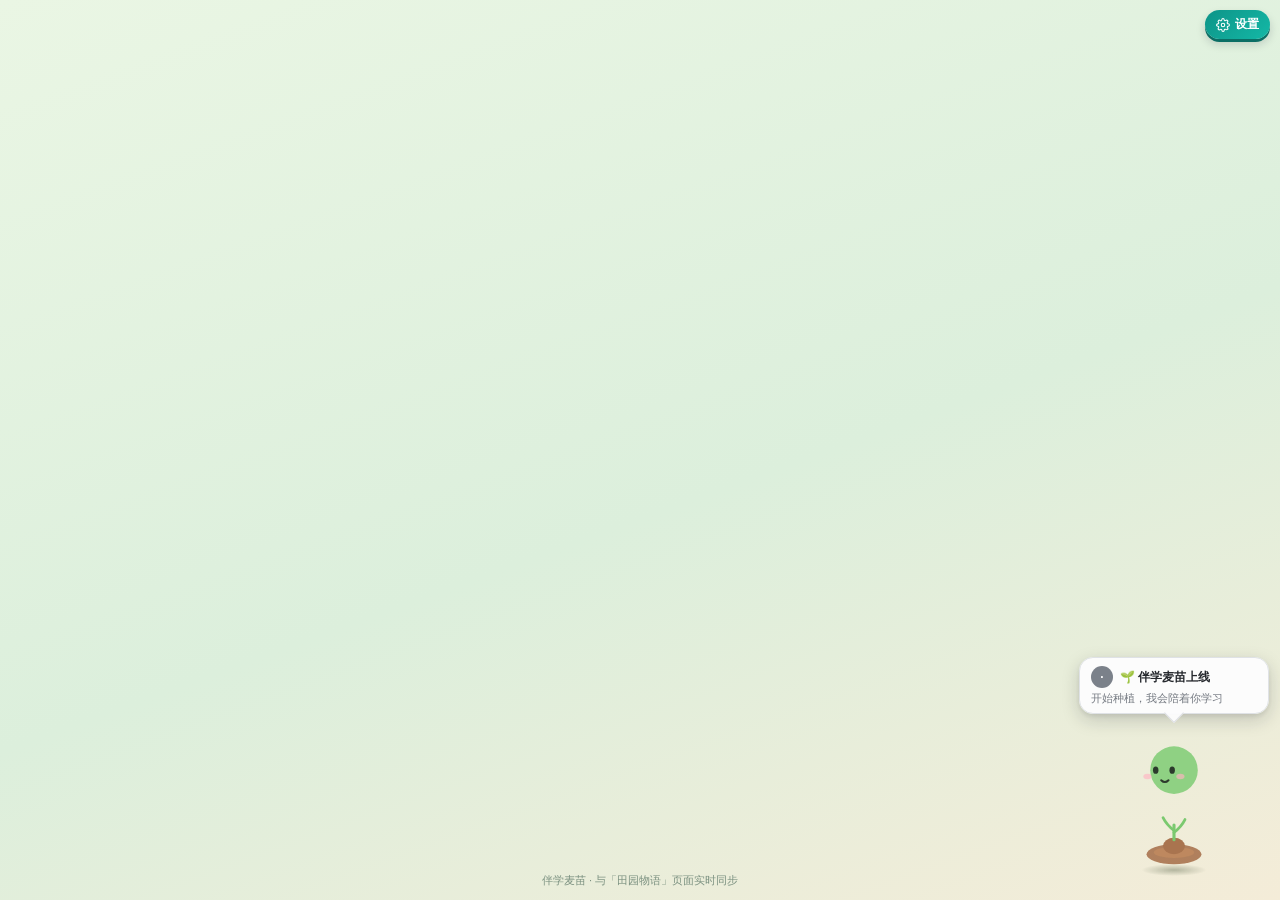
<file: pet-window.html>
<!DOCTYPE html>
<html lang="zh-CN">
<head>
<meta charset="UTF-8">
<meta name="viewport" content="width=device-width, initial-scale=1.0">
<title>🌾 伴学麦苗 · 田园物语</title>
<link rel="stylesheet" href="assets/pet.css?v=20260817l">
<style>
  html, body {
    margin: 0;
    height: 100%;
    overflow: hidden;
    background: linear-gradient(160deg, #eaf6e4 0%, #dcefdc 55%, #f4ecd8 100%);
    font-family: "Microsoft YaHei UI", "PingFang SC", "Microsoft YaHei", sans-serif;
  }
  /* 独立窗口中的桌宠：默认居中（calc 定位，不依赖 transform，
     跟随模式下 inline left/top 可自然覆盖此规则） */
  #wheatPet {
    position: fixed;
    left: calc(50% - 88px);
    top: calc(50% - 105px);
    right: auto;
    bottom: auto;
    transform: none;
    width: 176px;
    height: 224px;
  }
  .pet-hint {
    position: fixed;
    left: 0; right: 0; bottom: 12px;
    text-align: center;
    font-size: 11px;
    color: #7b9180;
    pointer-events: none;
  }
  #petSettingsBtn {
    position: fixed;
    top: 10px;
    right: 10px;
    z-index: 2147483005;
    display: inline-flex;
    align-items: center;
    gap: 5px;
    padding: 6px 11px;
    border-radius: 999px;
    background: linear-gradient(135deg, #0D9488, #14b8a6);
    color: #fff;
    font-weight: 700;
    font-size: 12px;
    border: none;
    cursor: pointer;
    box-shadow: 0 3px 0 #0b6e65, 0 5px 10px rgba(15, 23, 42, 0.18);
  }
  #petSettingsBtn:hover { filter: brightness(1.07); }
  #petSettingsBtn svg { width: 14px; height: 14px; }
</style>
</head>
<body>
<button id="petSettingsBtn" title="桌宠设置">
  <svg viewBox="0 0 24 24" fill="none" stroke="currentColor" stroke-width="1.8" stroke-linecap="round" stroke-linejoin="round"><circle cx="12" cy="12" r="3"/><path d="M19.4 15a1.65 1.65 0 0 0 .33 1.82l.06.06a2 2 0 1 1-2.83 2.83l-.06-.06a1.65 1.65 0 0 0-1.82-.33 1.65 1.65 0 0 0-1 1.51V21a2 2 0 1 1-4 0v-.09A1.65 1.65 0 0 0 9 19.4a1.65 1.65 0 0 0-1.82.33l-.06.06a2 2 0 1 1-2.83-2.83l.06-.06a1.65 1.65 0 0 0 .33-1.82 1.65 1.65 0 0 0-1.51-1H3a2 2 0 1 1 0-4h.09A1.65 1.65 0 0 0 4.6 9a1.65 1.65 0 0 0-.33-1.82l-.06-.06a2 2 0 1 1 2.83-2.83l.06.06a1.65 1.65 0 0 0 1.82.33H9a1.65 1.65 0 0 0 1-1.51V3a2 2 0 1 1 4 0v.09a1.65 1.65 0 0 0 1 1.51 1.65 1.65 0 0 0 1.82-.33l.06-.06a2 2 0 1 1 2.83 2.83l-.06.06a1.65 1.65 0 0 0-.33 1.82V9a1.65 1.65 0 0 0 1.51 1H21a2 2 0 1 1 0 4h-.09a1.65 1.65 0 0 0-1.51 1z"/></svg>
  <span>设置</span>
</button>
<div class="pet-hint">伴学麦苗 · 与「田园物语」页面实时同步</div>
<script src="assets/pet.js?v=20260817l"></script>
</body>
</html>
</file>
<file: assets/pet.css>
/* ============================================================
   田园物语 · 伴学麦苗宝宝（Q 版桌宠）样式
   由 assets/pet.js 驱动；不依赖游戏样式，独立命名空间 #wheatPet
   ============================================================ */

#wheatPet {
  position: fixed;
  z-index: 2147483000;
  width: 168px;
  height: 210px;
  cursor: grab;
  user-select: none;
  -webkit-user-select: none;
  touch-action: none;
  font-family: "Microsoft YaHei UI", "PingFang SC", "Microsoft YaHei", sans-serif;
  line-height: 1.35;
  /* transform 由合成器插值过渡：即使 JS 帧率被主线程（3D 渲染等）拖低，
     位置变化也在帧间平滑滑动，而不是一帧一跳 */
  transition: transform 0.25s linear;
}
#wheatPet.dragging { cursor: grabbing; }
#wheatPet * { box-sizing: border-box; }

/* ---- 精灵本体 ---- */
#wheatPet .pet-stage {
  position: absolute;
  left: 50%;
  bottom: 4px;
  transform: translateX(-50%);
  width: 128px;
  height: 158px;
  transform-origin: 50% 96%;
  pointer-events: none;
}
#wheatPet .pet-stage svg {
  width: 100%;
  height: 100%;
  overflow: visible;
  display: block;
}
#wheatPet .pet-shadow {
  position: absolute;
  left: 50%;
  bottom: 0;
  transform: translateX(-50%);
  width: 66px;
  height: 12px;
  background: radial-gradient(ellipse, rgba(20, 40, 10, 0.28) 0%, rgba(20, 40, 10, 0) 70%);
  border-radius: 50%;
  pointer-events: none;
}

/* ---- 持续动画（呼吸） ---- */
#wheatPet .pet-stage.pet-breathe { animation: petBreathe 3.2s ease-in-out infinite; }
@keyframes petBreathe {
  0%, 100% { transform: translateX(-50%) scale(1, 1); }
  50% { transform: translateX(-50%) scale(1.015, 0.985); }
}

/* ---- 一次性动作动画 ---- */
#wheatPet .pet-stage.pet-bounce { animation: petBounce 0.9s cubic-bezier(.36, 1.6, .5, 1) 1; }
@keyframes petBounce {
  0% { transform: translateX(-50%) translateY(0) scale(1, 1); }
  30% { transform: translateX(-50%) translateY(-26px) scale(0.96, 1.04); }
  55% { transform: translateX(-50%) translateY(0) scale(1.05, 0.92); }
  75% { transform: translateX(-50%) translateY(-10px) scale(0.98, 1.02); }
  100% { transform: translateX(-50%) translateY(0) scale(1, 1); }
}
#wheatPet .pet-stage.pet-wiggle { animation: petWiggle 0.7s ease-in-out 1; }
@keyframes petWiggle {
  0%, 100% { transform: translateX(-50%) rotate(0deg); }
  25% { transform: translateX(-50%) rotate(-7deg); }
  50% { transform: translateX(-50%) rotate(6deg); }
  75% { transform: translateX(-50%) rotate(-4deg); }
}
#wheatPet .pet-stage.pet-droop { animation: petDroop 0.6s ease-in-out 1 forwards; }
@keyframes petDroop {
  0% { transform: translateX(-50%) rotate(0deg); }
  100% { transform: translateX(-50%) rotate(-9deg) translateY(4px) scale(0.98, 0.97); }
}
#wheatPet .pet-stage.pet-celebrate { animation: petCelebrate 1.3s ease-in-out 1; }
@keyframes petCelebrate {
  0% { transform: translateX(-50%) translateY(0) scale(1, 1) rotate(0deg); }
  15% { transform: translateX(-50%) translateY(-34px) scale(0.95, 1.05) rotate(-6deg); }
  30% { transform: translateX(-50%) translateY(0) scale(1.06, 0.9) rotate(4deg); }
  45% { transform: translateX(-50%) translateY(-22px) scale(0.97, 1.03) rotate(-4deg); }
  62% { transform: translateX(-50%) translateY(0) scale(1.04, 0.94) rotate(2deg); }
  78% { transform: translateX(-50%) translateY(-10px) scale(0.99, 1.01) rotate(-2deg); }
  100% { transform: translateX(-50%) translateY(0) scale(1, 1) rotate(0deg); }
}
#wheatPet .pet-stage.pet-tap { animation: petTap 0.5s ease-in-out 1; }
@keyframes petTap {
  0%, 100% { transform: translateX(-50%) translateY(0) scale(1, 1); }
  40% { transform: translateX(-50%) translateY(-8px) scale(1.04, 0.94); }
}
/* 跟随模式的蹦跳移动（移动期间持续循环，到达目标时移除类停止） */
#wheatPet .pet-stage.pet-hop { animation: petHop 0.42s ease-in-out infinite; }
@keyframes petHop {
  0% { transform: translateX(-50%) translateY(0) scale(1, 1); }
  35% { transform: translateX(-50%) translateY(-15px) scale(0.96, 1.04) rotate(-2deg); }
  65% { transform: translateX(-50%) translateY(0) scale(1.03, 0.95) rotate(1.5deg); }
  100% { transform: translateX(-50%) translateY(0) scale(1, 1); }
}
#wheatPet .pet-stage.pet-shake { animation: petShake 0.5s ease-in-out 1; }
@keyframes petShake {
  0%, 100% { transform: translateX(-50%) translateX(0); }
  25% { transform: translateX(-50%) translateX(-5px); }
  50% { transform: translateX(-50%) translateX(4px); }
  75% { transform: translateX(-50%) translateX(-3px); }
}
#wheatPet .pet-stage.pet-sleep { animation: petSleep 2.4s ease-in-out infinite; }
@keyframes petSleep {
  0%, 100% { transform: translateX(-50%) scale(1, 1); }
  50% { transform: translateX(-50%) scale(1.02, 0.97); }
}

/* ---- 气泡卡（仿大肥鱼） ---- */
#wheatPet .pet-bubble {
  position: absolute;
  left: 50%;
  bottom: 162px;
  transform: translateX(-50%) translateY(6px) scale(0.94);
  width: 190px;
  background: rgba(252, 252, 253, 0.97);
  border: 1px solid rgba(218, 221, 226, 0.9);
  border-radius: 14px;
  padding: 8px 11px;
  box-shadow: 0 6px 18px rgba(17, 24, 39, 0.18), 0 2px 5px rgba(17, 24, 39, 0.08);
  opacity: 0;
  pointer-events: none;
  transition: opacity 0.25s ease, transform 0.25s cubic-bezier(.2, 1.4, .4, 1);
}
#wheatPet .pet-bubble.show {
  opacity: 1;
  transform: translateX(-50%) translateY(0) scale(1);
}
#wheatPet .pet-bubble::after {
  content: "";
  position: absolute;
  left: 50%;
  bottom: -7px;
  transform: translateX(-50%) rotate(45deg);
  width: 13px;
  height: 13px;
  background: inherit;
  border-right: 1px solid rgba(218, 221, 226, 0.9);
  border-bottom: 1px solid rgba(218, 221, 226, 0.9);
}
#wheatPet .pet-bubble .pb-row { display: flex; align-items: center; gap: 7px; }
#wheatPet .pet-bubble .pb-icon {
  flex: 0 0 auto;
  width: 22px;
  height: 22px;
  border-radius: 50%;
  display: flex;
  align-items: center;
  justify-content: center;
  font-size: 12px;
  color: #fff;
  font-weight: 700;
}
#wheatPet .pet-bubble .pb-title {
  font-weight: 600;
  font-size: 12px;
  color: #25282d;
  overflow: hidden;
  text-overflow: ellipsis;
  white-space: nowrap;
}
#wheatPet .pet-bubble .pb-detail {
  font-size: 10.5px;
  color: #747981;
  margin-top: 3px;
  display: -webkit-box;
  -webkit-line-clamp: 2;
  -webkit-box-orient: vertical;
  overflow: hidden;
}
/* 状态配色 */
#wheatPet .pet-bubble.pb-success { border-color: #b7ecd0; }
#wheatPet .pet-bubble.pb-success .pb-icon { background: #12b85a; }
#wheatPet .pet-bubble.pb-error { border-color: #f5c2c4; }
#wheatPet .pet-bubble.pb-error .pb-icon { background: #e5484d; }
#wheatPet .pet-bubble.pb-waiting { border-color: #f5ddad; }
#wheatPet .pet-bubble.pb-waiting .pb-icon { background: #d88a00; }
#wheatPet .pet-bubble.pb-thinking { border-color: #c9d8f7; }
#wheatPet .pet-bubble.pb-thinking .pb-icon { background: #4c78e8; }
#wheatPet .pet-bubble.pb-working { border-color: #c2d5f8; }
#wheatPet .pet-bubble.pb-working .pb-icon { background: #3478f6; }
#wheatPet .pet-bubble.pb-idle { border-color: #dfe2e6; }
#wheatPet .pet-bubble.pb-idle .pb-icon { background: #7b818a; }

/* ---- 庆祝粒子 ---- */
#wheatPet .pet-particle {
  position: absolute;
  bottom: 150px;
  font-size: 15px;
  pointer-events: none;
  animation: petParticleUp 1.1s ease-out forwards;
}
@keyframes petParticleUp {
  0% { opacity: 0; transform: translateY(6px) scale(0.5) rotate(0deg); }
  20% { opacity: 1; transform: translateY(-4px) scale(1.1) rotate(10deg); }
  100% { opacity: 0; transform: translateY(-74px) scale(0.9) rotate(-24deg); }
}
#wheatPet .pet-zzz {
  position: absolute;
  right: 30px;
  bottom: 128px;
  font-size: 13px;
  color: #7b818a;
  pointer-events: none;
  opacity: 0;
}
#wheatPet .pet-zzz.show { animation: petZzz 1.8s ease-in-out infinite; }
@keyframes petZzz {
  0% { opacity: 0; transform: translateY(0) scale(0.7); }
  30% { opacity: 0.9; }
  100% { opacity: 0; transform: translateY(-22px) scale(1.15); }
}

/* ---- 右键菜单 ---- */
#wheatPet .pet-menu {
  position: absolute;
  z-index: 2147483001;
  min-width: 142px;
  background: #fff;
  border: 1px solid #e2e5e9;
  border-radius: 10px;
  box-shadow: 0 8px 26px rgba(17, 24, 39, 0.2);
  padding: 5px;
  font-size: 12.5px;
  color: #25282d;
}
#wheatPet .pet-menu .pm-title {
  padding: 5px 10px 3px;
  font-size: 10.5px;
  color: #9aa1aa;
}
#wheatPet .pet-menu .pm-item {
  padding: 6px 10px;
  border-radius: 7px;
  cursor: pointer;
  display: flex;
  align-items: center;
  gap: 6px;
}
#wheatPet .pet-menu .pm-item:hover { background: #f0f4f8; }
#wheatPet .pet-menu .pm-item.pm-check::after { content: "✓"; margin-left: auto; color: #3478f6; font-weight: 700; }
#wheatPet .pet-menu .pm-sep { height: 1px; background: #edf0f3; margin: 4px 6px; }
#wheatPet .pet-menu .pm-item.pm-danger { color: #c0392b; }

/* ---- 拖拽中的幽灵 ---- */
#wheatPet .pet-grabbing {
  position: absolute;
  inset: 0;
  border: 1.5px dashed rgba(52, 120, 246, 0.55);
  border-radius: 14px;
  background: rgba(52, 120, 246, 0.06);
  display: none;
  pointer-events: none;
}
#wheatPet.dragging .pet-grabbing { display: block; }

/* ---- 顶部导航栏设置按钮 ---- */
#petSettingsBtn {
  display: inline-flex;
  align-items: center;
  gap: 6px;
  padding: 7px 13px;
  border-radius: var(--r-pill, 999px);
  background: linear-gradient(135deg, #0D9488, #14b8a6);
  color: #fff;
  font-weight: 700;
  font-size: 0.82rem;
  white-space: nowrap;
  border: none;
  cursor: pointer;
  box-shadow: 0 3px 0 #0b6e65, 0 5px 10px rgba(15, 23, 42, 0.15);
  transition: transform 0.14s, filter 0.14s, box-shadow 0.14s;
  flex-shrink: 0;
}
#petSettingsBtn:hover { filter: brightness(1.07); }
#petSettingsBtn:active { transform: translateY(2px); box-shadow: 0 1px 0 #0b6e65, 0 3px 8px rgba(15, 23, 42, 0.12); }
#petSettingsBtn svg { width: 15px; height: 15px; }
#petSettingsBtn.rotate svg { animation: petGearSpin 0.5s ease; }
@keyframes petGearSpin { from { transform: rotate(0deg); } to { transform: rotate(180deg); } }

/* ---- 设置面板 ---- */
#petSettings {
  position: fixed;
  z-index: 2147483006;
  width: 252px;
  background: rgba(255, 255, 255, 0.985);
  border: 1px solid #dde3ea;
  border-radius: 16px;
  box-shadow: 0 14px 44px rgba(17, 24, 39, 0.28), 0 3px 10px rgba(17, 24, 39, 0.12);
  overflow: hidden;
  font-family: "Microsoft YaHei UI", "PingFang SC", "Microsoft YaHei", sans-serif;
  font-size: 13px;
  color: #25282d;
  display: none;
  flex-direction: column;
}
#petSettings .ps-head {
  display: flex;
  align-items: center;
  justify-content: space-between;
  padding: 9px 12px;
  background: linear-gradient(135deg, #eef7ea, #f6f3e6);
  border-bottom: 1px solid #e8ecf0;
  cursor: move;
  user-select: none;
  -webkit-user-select: none;
}
#petSettings .ps-title { font-weight: 700; font-size: 13px; }
#petSettings .ps-body { padding: 11px 13px 13px; display: flex; flex-direction: column; gap: 12px; }
#petSettings .ps-row { display: flex; align-items: center; justify-content: space-between; gap: 10px; }
#petSettings .ps-label { font-size: 12px; font-weight: 600; color: #3f4a58; }
#petSettings .ps-hint { font-size: 10px; color: #9aa1aa; margin-top: 2px; }
#petSettings .ps-group { display: flex; gap: 5px; }
#petSettings .ps-opt {
  border: 1px solid #d5dce4;
  background: #fff;
  border-radius: 8px;
  padding: 4px 10px;
  font-size: 11.5px;
  cursor: pointer;
  color: #4a5568;
  transition: background 0.15s, color 0.15s, border-color 0.15s;
}
#petSettings .ps-opt:hover { background: #f2f6fa; }
#petSettings .ps-opt.active { background: #2f855a; border-color: #2f855a; color: #fff; font-weight: 600; }
#petSettings .ps-toggle {
  position: relative;
  width: 40px;
  height: 22px;
  border-radius: 11px;
  background: #d5dce4;
  cursor: pointer;
  border: none;
  transition: background 0.2s;
  flex-shrink: 0;
}
#petSettings .ps-toggle::after {
  content: "";
  position: absolute;
  top: 2px;
  left: 2px;
  width: 18px;
  height: 18px;
  border-radius: 50%;
  background: #fff;
  transition: left 0.2s;
  box-shadow: 0 1px 3px rgba(0, 0, 0, 0.25);
}
#petSettings .ps-toggle.on { background: #2f855a; }
#petSettings .ps-toggle.on::after { left: 20px; }
#petSettings .ps-btn {
  border: 1px solid #d5dce4;
  background: #fff;
  border-radius: 8px;
  padding: 6px 10px;
  font-size: 11.5px;
  cursor: pointer;
  color: #4a5568;
  transition: background 0.15s;
}
#petSettings .ps-btn:hover { background: #f2f6fa; }

/* ---- 减少动态 ---- */
@media (prefers-reduced-motion: reduce) {
  #wheatPet .pet-stage.pet-breathe { animation: none; }
  #wheatPet .pet-bubble { transition: opacity 0.12s linear; }
}

/* ============================================================
   聊天面板（左键点击桌宠打开；小麦对话 + 智能农艺师）
   内部消息复用页面 .msg/.chat-messages/.quick-chips 等样式
   ============================================================ */
#petPanel {
  position: fixed;
  z-index: 2147483005;
  width: 310px;
  max-height: 420px;
  display: none;
  flex-direction: column;
  background: rgba(255, 255, 255, 0.985);
  border: 1px solid #dde3ea;
  border-radius: 16px;
  box-shadow: 0 14px 44px rgba(17, 24, 39, 0.28), 0 3px 10px rgba(17, 24, 39, 0.12);
  overflow: hidden;
  font-family: "Microsoft YaHei UI", "PingFang SC", "Microsoft YaHei", sans-serif;
  font-size: 13px;
  color: #25282d;
}
#petPanel .pp-head {
  display: flex;
  align-items: center;
  gap: 8px;
  padding: 9px 12px;
  background: linear-gradient(135deg, #eef7ea, #f6f3e6);
  border-bottom: 1px solid #e8ecf0;
  cursor: move;
  user-select: none;
  -webkit-user-select: none;
}
#petPanel .pp-title { font-weight: 700; font-size: 13px; white-space: nowrap; }
#petPanel .pp-persona { display: flex; gap: 4px; margin-left: 2px; }
#petPanel .pp-tools { margin-left: auto; display: flex; gap: 4px; }
#petPanel .pp-btn {
  border: 1px solid #d5dce4;
  background: #fff;
  border-radius: 8px;
  padding: 3px 9px;
  font-size: 11.5px;
  cursor: pointer;
  color: #4a5568;
  line-height: 1.4;
}
#petPanel .pp-btn:hover { background: #f2f6fa; }
#petPanel .pp-btn.active { background: #2f855a; border-color: #2f855a; color: #fff; font-weight: 600; }
#petPanel .pp-key {
  display: none;
  align-items: center;
  gap: 6px;
  padding: 7px 12px;
  background: #fff8e8;
  border-bottom: 1px solid #f0e6c8;
}
#petPanel .pp-key input {
  flex: 1;
  min-width: 0;
  border: 1px solid #e0d8bd;
  border-radius: 8px;
  padding: 5px 9px;
  font-size: 12px;
}
#petPanel .pp-msgs {
  flex: 1;
  min-height: 150px;
  max-height: 250px;
  overflow-y: auto;
  padding: 10px 12px;
  display: flex;
  flex-direction: column;
  gap: 8px;
  background: #fafbfc;
}
#petPanel .pp-hint {
  align-self: center;
  max-width: 92%;
  font-size: 10.5px;
  color: #8a93a0;
  background: #f0f3f6;
  border-radius: 10px;
  padding: 5px 10px;
  text-align: center;
}
#petPanel .pp-chips {
  display: flex;
  flex-wrap: wrap;
  gap: 6px;
  padding: 8px 12px 4px;
  border-top: 1px solid #eef1f4;
}
#petPanel .pp-input {
  display: flex;
  gap: 8px;
  padding: 8px 12px 12px;
}
#petPanel .pp-input input {
  flex: 1;
  min-width: 0;
  border: 1.5px solid #d5dce4;
  border-radius: 10px;
  padding: 7px 11px;
  font-size: 12.5px;
  outline: none;
}
#petPanel .pp-input input:focus { border-color: #48bb78; }


/* ============================================================
   [P2·STEP5.2] 窄屏气泡收口：缩小遮挡面积
   仅 ≤640px 生效；保持头顶定位/居中/动画（transform 动画不动），
   桌面（>640px）视觉完全不变。
   ============================================================ */
@media (max-width: 640px) {
  #wheatPet .pet-bubble {
    width: min(150px, 58vw);
    bottom: 156px;
    padding: 7px 9px;
  }
  #wheatPet .pet-bubble .pb-title { font-size: 11px; }
  #wheatPet .pet-bubble .pb-detail { font-size: 9.5px; }
}
</file>
